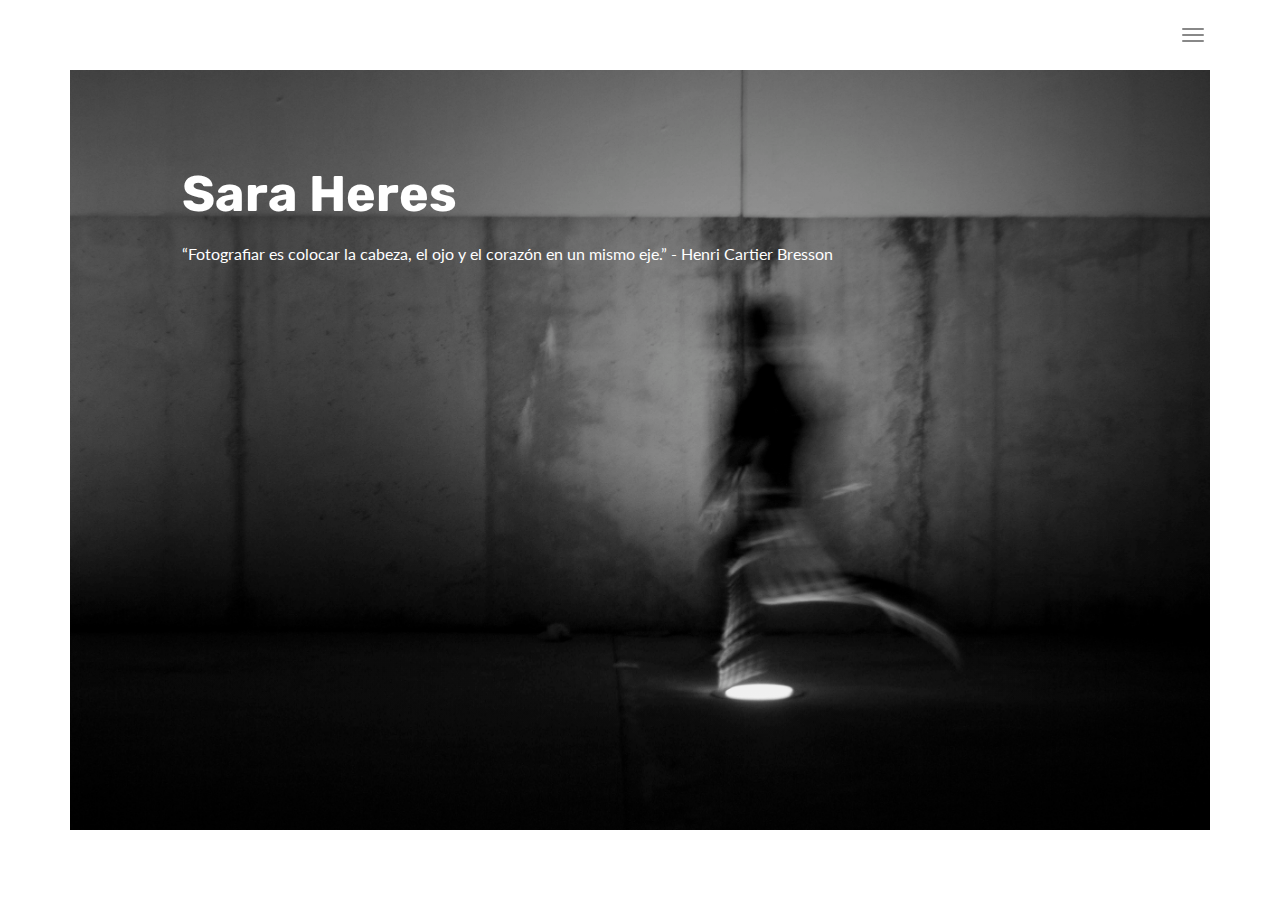
<file: codigo/index.html>
<!DOCTYPE html>
<html lang="en">

<head>
  <meta charset="UTF-8">
  <meta content="IE=edge" http-equiv="X-UA-Compatible">
  <meta content="width=device-width,initial-scale=1" name="viewport">
  <meta content="description" name="description">
  <meta name="google" content="notranslate" />
  <meta content="Mashup templates have been developped by Orson.io team" name="author">

  <meta name="msapplication-tap-highlight" content="no">
  
  <title>Sara Heres - Fotografía</title>  

<link href="./main.3da94fde.css" rel="stylesheet"></head>

<body>



<header>
  <nav class="navbar navbar-fixed-top navbar-default">
    <div class="container">
        <button type="button" class="navbar-toggle">
          <span class="sr-only">Toggle navigation</span>
          <span class="icon-bar"></span>
          <span class="icon-bar"></span>
          <span class="icon-bar"></span>
        </button>
        
      <nav class="navbar-fullscreen" id="navbar-middle">
        <button type="button" class="close" aria-label="Close"><span aria-hidden="true">&times;</span></button>
        <ul class="navbar-fullscreen-links">
          <li><a href="./index.html" title="">Home</a></li>
          <li><a href="./archivo.html" title="">Project</a></li>
          <li><a href="./contacto.php" title="">Contact</a></li>
          <li><a href="./about.html" title="">About me</a></li>
          <li><a href="./login.php" title="">Login</a></li>
        </ul>

        <div class="footer-container">
           
          <p><smallp>Sara Heres - 2022</smallp>
          <p class="footer-share-icons">
              <a href="https://www.twitter.com" class="fa-icon" title="">
                  <i class="fa fa-twitter" aria-hidden="true"></i>
              </a>
              <a href="https://www.linkedin.com" class="fa-icon" title="">
                  <i class="fa fa-instagram" aria-hidden="true"></i>
              </a>
              <a href="https://www.behance.com" class="fa-icon" title="">
                  <i class="fa fa-behance" aria-hidden="true"></i>
              </a>
              <a href="https://www.vimeo.com" class="fa-icon" title="">
                  <i class="fa fa-vimeo" aria-hidden="true"></i>
              </a>
          </p>
                       
        </div>


      </nav> 
    
    </div>
  </nav>
</header>

  
<div class="hero-full-container background-image-container white-text-container" style="background-image:url('./imagenes/archivo/4.JPG')">
  <div class="overlay-gradient"></div>
  <div class="container">
    <div class="row">
      <div class="col-xs-12 col-md-7 col-md-offset-1">
        <div class="hero-full-wrapper">
          <div class="text-content">
            <h1>Sara Heres</h1>
            <p>“Fotografiar es colocar la cabeza, el ojo y el corazón en un mismo eje.” - Henri Cartier Bresson</p>
          </div>
        </div>
      </div>
    </div>
  </div>
</div>

<script>
  document.addEventListener("DOMContentLoaded", function (event) {
    navbarFixedTopAnimation();
    closeMenuBeforeGoingToPage();
  });
</script>




<script>
    document.addEventListener("DOMContentLoaded", function (event) {
      navbarToggleSidebar();
      closeMenuBeforeGoingToPage();
      navActivePage();
    });
</script>
 <script type="text/javascript" src="./main.4c6e144e.js"></script></body>

</html>
</file>
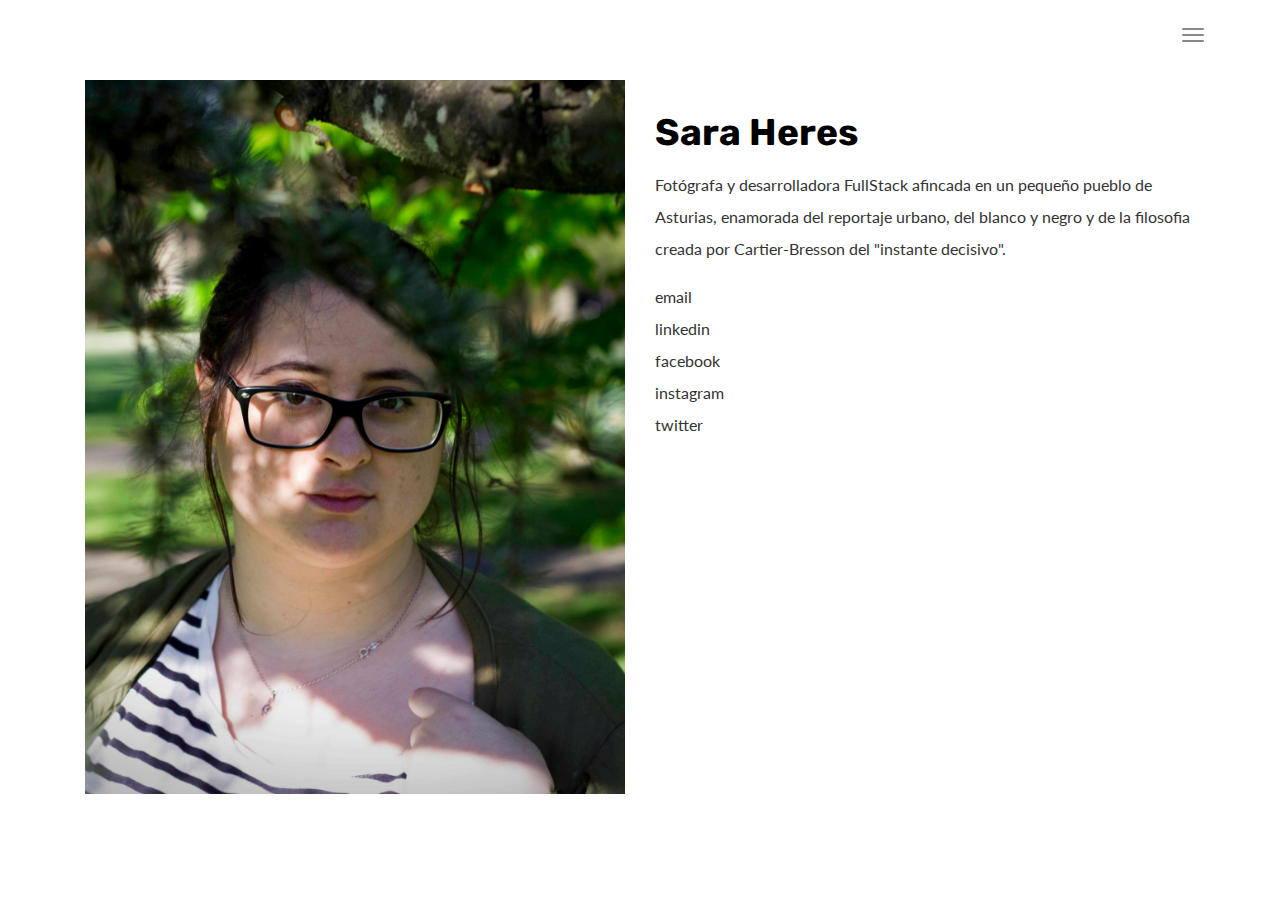
<file: codigo/about.html>
<!DOCTYPE html>
<html lang="en">

<head>
  <meta charset="UTF-8">
  <meta content="IE=edge" http-equiv="X-UA-Compatible">
  <meta content="width=device-width,initial-scale=1" name="viewport">
  <meta content="description" name="description">
  <meta name="google" content="notranslate" />
  <meta content="Mashup templates have been developped by Orson.io team" name="author">

  <meta name="msapplication-tap-highlight" content="no">
  
  <title>Sara Heres-Fotografía</title>  

<link href="./main.3da94fde.css" rel="stylesheet"></head>

<body>

<header>
  <nav class="navbar navbar-fixed-top navbar-default">
    <div class="container">
        <button type="button" class="navbar-toggle">
          <span class="sr-only">Toggle navigation</span>
          <span class="icon-bar"></span>
          <span class="icon-bar"></span>
          <span class="icon-bar"></span>
        </button>
        
      <nav class="navbar-fullscreen" id="navbar-middle">
        <button type="button" class="close" aria-label="Close"><span aria-hidden="true">&times;</span></button>
        <ul class="navbar-fullscreen-links">
            <li><a href="./index.html" title="">Home</a></li>
            <li><a href="./archivo.html" title="">Proyectos</a></li>
            <li><a href="./contacto.php" title="">Contact</a></li>
            <li><a href="./about.html" title="">About me</a></li>
            <li><a href="./login.php" title="">Login</a></li>
        </ul>

        <div class="footer-container">
           
            <p><smallp>Sara Heres - 2022</smallp>
          <p class="footer-share-icons">
              <a href="https://www.twitter.com" class="fa-icon" title="">
                  <i class="fa fa-twitter" aria-hidden="true"></i>
              </a>
              <a href="https://www.linkedin.com" class="fa-icon" title="">
                  <i class="fa fa-instagram" aria-hidden="true"></i>
              </a>
              <a href="https://www.vimeo.com" class="fa-icon" title="">
                  <i class="fa fa-vimeo" aria-hidden="true"></i>
              </a>
          </p>            
        </div>
      </nav> 
    </div>
  </nav>
</header>
<div class="section-container content-container">
    <div class="container">
        <div class="row">
            <div class="col-xs-12">
                <div class="col-md-6">
                    <img src="./imagenes/archivo/yo.jpg" class="img-responsive" alt=""> 
                </div>
                <div class="col-md-6">
                    <h1 class="h2">Sara Heres</h1>
                    <p>Fotógrafa y desarrolladora FullStack afincada en un pequeño pueblo de Asturias, enamorada del reportaje urbano, del blanco y negro y
                        de la filosofia creada por Cartier-Bresson del "instante decisivo".

                    </p>

                    <ul class="list-unstyled">
                        <li>
                            <a href="mailto:myemail@myemail.com" title="" class="link-like-text">email</a>
                        </li>
                        <li>
                            <a href="https://www.linkedin.com/" title="" class="link-like-text">linkedin</a>
                        </li>
                        <li>
                            <a href="https://www.facebook.com/" title="" class="link-like-text">facebook</a>
                        </li>
                        <li>
                            <a href="https://www.instagram.com/" title="" class="link-like-text">instagram</a>
                        </li>
                        <li>
                            <a href="https://twitter.com/" title="" class="link-like-text">twitter</a>
                        </li>
                    </ul>
                </div>
            </div>
        </div>
    </div>
</div>




<script>
    document.addEventListener("DOMContentLoaded", function (event) {
      navbarToggleSidebar();
      closeMenuBeforeGoingToPage();
      navActivePage();
    });
</script>
 <script type="text/javascript" src="./main.4c6e144e.js"></script></body>

</html>
</file>
<file: codigo/main.3da94fde.css>
@import url(https://fonts.googleapis.com/css?family=Lato:300,700|Rubik:400,700);
@import url(https://maxcdn.bootstrapcdn.com/font-awesome/4.7.0/css/font-awesome.min.css); /*!
 * Bootstrap v3.3.7 (http://getbootstrap.com)
 * Copyright 2011-2016 Twitter, Inc.
 * Licensed under MIT (https://github.com/twbs/bootstrap/blob/master/LICENSE)
 */
/*! normalize.css v3.0.3 | MIT License | github.com/necolas/normalize.css */
html {
  font-family: sans-serif;
  -ms-text-size-adjust: 100%;
  -webkit-text-size-adjust: 100%;
}
body {
  margin: 0;
}
article,
aside,
details,
figcaption,
figure,
footer,
header,
hgroup,
main,
menu,
nav,
section,
summary {
  display: block;
}
audio,
canvas,
progress,
video {
  display: inline-block;
  vertical-align: baseline;
}
audio:not([controls]) {
  display: none;
  height: 0;
}
[hidden],
template {
  display: none;
}
a {
  background-color: transparent;
}
a:active,
a:hover {
  outline: 0;
}
abbr[title] {
  border-bottom: 1px dotted;
}
b,
strong {
  font-weight: 700;
}
dfn {
  font-style: italic;
}
h1 {
  font-size: 2em;
  margin: 0.67em 0;
}
mark {
  background: #ff0;
  color: #000;
}
small {
  font-size: 80%;
}
sub,
sup {
  font-size: 75%;
  line-height: 0;
  position: relative;
  vertical-align: baseline;
}
sup {
  top: -0.5em;
}
sub {
  bottom: -0.25em;
}
img {
  border: 0;
}
svg:not(:root) {
  overflow: hidden;
}
figure {
  margin: 1em 40px;
}
hr {
  box-sizing: content-box;
  height: 0;
}
pre {
  overflow: auto;
}
code,
kbd,
pre,
samp {
  font-family: monospace, monospace;
  font-size: 1em;
}
button,
input,
optgroup,
select,
textarea {
  color: inherit;
  font: inherit;
  margin: 0;
}
button {
  overflow: visible;
}
button,
select {
  text-transform: none;
}
button,
html input[type="button"],
input[type="reset"],
input[type="submit"] {
  
  cursor: pointer;
}
button[disabled],
html input[disabled] {
  cursor: default;
}
button::-moz-focus-inner,
input::-moz-focus-inner {
  border: 0;
  padding: 0;
}
input {
  line-height: normal;
}
input[type="checkbox"],
input[type="radio"] {
  box-sizing: border-box;
  padding: 0;
}
input[type="number"]::-webkit-inner-spin-button,
input[type="number"]::-webkit-outer-spin-button {
  height: auto;
}
input[type="search"] {
  
  box-sizing: content-box;
}


fieldset {
  border: 1px solid silver;
  margin: 0 2px;
  padding: 0.35em 0.625em 0.75em;
}
textarea {
  overflow: auto;
}
optgroup {
  font-weight: 700;
}
table {
  border-collapse: collapse;
  border-spacing: 0;
}
td,
th {
  padding: 0;
}


@media print {
  *,
  :after,
  :before {
    background: transparent !important;
    color: #000 !important;
    box-shadow: none !important;
    text-shadow: none !important;
  }
  a,
  a:visited {
    text-decoration: underline;
  }
  a[href]:after {
    content: " (" attr(href) ")";
  }
  abbr[title]:after {
    content: " (" attr(title) ")";
  }
  a[href^="#"]:after,
  a[href^="javascript:"]:after {
    content: "";
  }
  blockquote,
  pre {
    border: 1px solid #999;
    page-break-inside: avoid;
  }
  thead {
    display: table-header-group;
  }
  img,
  tr {
    page-break-inside: avoid;
  }
  img {
    max-width: 100% !important;
  }
  h2,
  h3,
  p {
    orphans: 3;
    widows: 3;
  }
  h2,
  h3 {
    page-break-after: avoid;
  }
  .navbar {
    display: none;
  }
  .btn > .caret,
  .dropup > .btn > .caret {
    border-top-color: #000 !important;
  }
  .label {
    border: 1px solid #000;
  }
  .table {
    border-collapse: collapse !important;
  }
  .table td,
  .table th {
    background-color: #fff !important;
  }
  .table-bordered td,
  .table-bordered th {
    border: 1px solid #ddd !important;
  }
}
*,
:after,
:before {
  -webkit-box-sizing: border-box;
  -moz-box-sizing: border-box;
  box-sizing: border-box;
}
html {
  font-size: 10px;
  -webkit-tap-highlight-color: transparent;
}
body {
  font-family: Lato, Helvetica, Arial, sans-serif;
  font-size: 16px;
  line-height: 2;
  color: #333;
  background-color: #fff;
}
button,
input,
select,
textarea {
  font-family: inherit;
  font-size: inherit;
  line-height: inherit;
}
a {
  color: #333;
  text-decoration: none;
}
a:focus,
a:hover {
  color: #0d0d0d;
  text-decoration: underline;
}
a:focus {
  outline: 5px auto -webkit-focus-ring-color;
  outline-offset: -2px;
}
figure {
  margin: 0;
}
img {
  vertical-align: middle;
}
.img-responsive {
  display: block;
  max-width: 100%;
  height: auto;
}
.img-rounded {
  border-radius: 0;
}
.img-thumbnail {
  padding: 4px;
  line-height: 2;
  background-color: #fff;
  border: 1px solid #ddd;
  border-radius: 0;
  -webkit-transition: all 0.2s ease-in-out;
  -o-transition: all 0.2s ease-in-out;
  transition: all 0.2s ease-in-out;
  display: inline-block;
  max-width: 100%;
  height: auto;
}
.img-circle {
  border-radius: 50%;
}
hr {
  margin-top: 32px;
  margin-bottom: 32px;
  border: 0;
  border-top: 1px solid #eee;
}
.sr-only {
  position: absolute;
  width: 1px;
  height: 1px;
  margin: -1px;
  padding: 0;
  overflow: hidden;
  clip: rect(0, 0, 0, 0);
  border: 0;
}
.sr-only-focusable:active,
.sr-only-focusable:focus {
  position: static;
  width: auto;
  height: auto;
  margin: 0;
  overflow: visible;
  clip: auto;
}
[role="button"] {
  cursor: pointer;
}
.h1,
.h2,
.h3,
.h4,
.h5,
.h6,
h1,
h2,
h3,
h4,
h5,
h6 {
  font-family: Rubik, Helvetica, Arial, sans-serif;
  font-weight: 700;
  line-height: 1.1;
  color: #000;
}
.h1 .small,
.h1 small,
.h2 .small,
.h2 small,
.h3 .small,
.h3 small,
.h4 .small,
.h4 small,
.h5 .small,
.h5 small,
.h6 .small,
.h6 small,
h1 .small,
h1 small,
h2 .small,
h2 small,
h3 .small,
h3 small,
h4 .small,
h4 small,
h5 .small,
h5 small,
h6 .small,
h6 small {
  font-weight: 400;
  line-height: 1;
  color: #777;
}
.h1,
.h2,
.h3,
h1,
h2,
h3 {
  margin-top: 32px;
  margin-bottom: 16px;
}
.h1 .small,
.h1 small,
.h2 .small,
.h2 small,
.h3 .small,
.h3 small,
h1 .small,
h1 small,
h2 .small,
h2 small,
h3 .small,
h3 small {
  font-size: 65%;
}
.h4,
.h5,
.h6,
h4,
h5,
h6 {
  margin-top: 16px;
  margin-bottom: 16px;
}
.h4 .small,
.h4 small,
.h5 .small,
.h5 small,
.h6 .small,
.h6 small,
h4 .small,
h4 small,
h5 .small,
h5 small,
h6 .small,
h6 small {
  font-size: 75%;
}
.h1,
h1 {
  font-size: 50px;
}
.h2,
h2 {
  font-size: 37px;
}
.h3,
h3 {
  font-size: 29px;
}
.h4,
h4 {
  font-size: 22px;
}
.h5,
h5 {
  font-size: 16px;
}
.h6,
h6 {
  font-size: 14px;
}
p {
  margin: 0 0 16px;
}
.lead {
  margin-bottom: 32px;
  font-size: 18px;
  font-weight: 300;
  line-height: 1.4;
}
@media (min-width: 768px) {
  .lead {
    font-size: 24px;
  }
}
.small,
small {
  font-size: 87%;
}
.mark,
mark {
  background-color: #fcf8e3;
  padding: 0.2em;
}
.text-left {
  text-align: left;
}
.text-right {
  text-align: right;
}
.text-center {
  text-align: center;
}
.text-justify {
  text-align: justify;
}
.text-nowrap {
  white-space: nowrap;
}
.text-lowercase {
  text-transform: lowercase;
}
.initialism,
.text-uppercase {
  text-transform: uppercase;
}
.text-capitalize {
  text-transform: capitalize;
}
.text-muted {
  color: #777;
}
.text-primary {
  color: #333;
}
a.text-primary:focus,
a.text-primary:hover {
  color: #1a1a1a;
}
.text-success {
  color: #fff;
}
a.text-success:focus,
a.text-success:hover {
  color: #e6e6e6;
}
.text-info {
  color: #31708f;
}
a.text-info:focus,
a.text-info:hover {
  color: #245269;
}
.text-warning {
  color: #8a6d3b;
}
a.text-warning:focus,
a.text-warning:hover {
  color: #66512c;
}
.text-danger {
  color: #fff;
}
a.text-danger:focus,
a.text-danger:hover {
  color: #e6e6e6;
}
.bg-primary {
  color: #fff;
  background-color: #333;
}
a.bg-primary:focus,
a.bg-primary:hover {
  background-color: #1a1a1a;
}
.bg-success {
  background-color: #684ad7;
}
a.bg-success:focus,
a.bg-success:hover {
  background-color: #4b2bc3;
}
.bg-info {
  background-color: #d9edf7;
}
a.bg-info:focus,
a.bg-info:hover {
  background-color: #afd9ee;
}
.bg-warning {
  background-color: #fcf8e3;
}
a.bg-warning:focus,
a.bg-warning:hover {
  background-color: #f7ecb5;
}
.bg-danger {
  background-color: #d9534f;
}
a.bg-danger:focus,
a.bg-danger:hover {
  background-color: #c9302c;
}
.page-header {
  padding-bottom: 15px;
  margin: 64px 0 32px;
  border-bottom: 1px solid #eee;
}
ol,
ul {
  margin-top: 0;
  margin-bottom: 16px;
}
ol ol,
ol ul,
ul ol,
ul ul {
  margin-bottom: 0;
}
.list-inline,
.list-unstyled {
  padding-left: 0;
  list-style: none;
}
.list-inline {
  margin-left: -5px;
}
.list-inline > li {
  display: inline-block;
  padding-left: 5px;
  padding-right: 5px;
}
dl {
  margin-top: 0;
  margin-bottom: 32px;
}
dd,
dt {
  line-height: 2;
}
dt {
  font-weight: 700;
}
dd {
  margin-left: 0;
}
.dl-horizontal dd:after,
.dl-horizontal dd:before {
  content: " ";
  display: table;
}
.dl-horizontal dd:after {
  clear: both;
}
@media (min-width: 768px) {
  .dl-horizontal dt {
    float: left;
    width: 160px;
    clear: left;
    text-align: right;
    overflow: hidden;
    text-overflow: ellipsis;
    white-space: nowrap;
  }
  .dl-horizontal dd {
    margin-left: 180px;
  }
}
abbr[data-original-title],
abbr[title] {
  cursor: help;
  border-bottom: 1px dotted #777;
}
.initialism {
  font-size: 90%;
}
blockquote {
  padding: 16px 32px;
  margin: 0 0 32px;
  font-size: 20px;
  border-left: 5px solid #eee;
}
blockquote ol:last-child,
blockquote p:last-child,
blockquote ul:last-child {
  margin-bottom: 0;
}
blockquote .small,
blockquote footer,
blockquote small {
  display: block;
  font-size: 80%;
  line-height: 2;
  color: #777;
}
blockquote .small:before,
blockquote footer:before,
blockquote small:before {
  content: "\2014   \A0";
}
.blockquote-reverse,
blockquote.pull-right {
  padding-right: 15px;
  padding-left: 0;
  border-right: 5px solid #eee;
  border-left: 0;
  text-align: right;
}
.blockquote-reverse .small:before,
.blockquote-reverse footer:before,
.blockquote-reverse small:before,
blockquote.pull-right .small:before,
blockquote.pull-right footer:before,
blockquote.pull-right small:before {
  content: "";
}
.blockquote-reverse .small:after,
.blockquote-reverse footer:after,
.blockquote-reverse small:after,
blockquote.pull-right .small:after,
blockquote.pull-right footer:after,
blockquote.pull-right small:after {
  content: "\A0   \2014";
}
address {
  margin-bottom: 32px;
  font-style: normal;
  line-height: 2;
}
code,
kbd,
pre,
samp {
  font-family: Menlo, Monaco, Consolas, Courier New, monospace;
}
code {
  color: #c7254e;
  background-color: #f9f2f4;
}
code,
kbd {
  padding: 2px 4px;
  font-size: 90%;
  border-radius: 0;
}
kbd {
  color: #fff;
  background-color: #333;
  box-shadow: inset 0 -1px 0 rgba(0, 0, 0, 0.25);
}
kbd kbd {
  padding: 0;
  font-size: 100%;
  font-weight: 700;
  box-shadow: none;
}
pre {
  display: block;
  padding: 15.5px;
  margin: 0 0 16px;
  font-size: 15px;
  line-height: 2;
  word-break: break-all;
  word-wrap: break-word;
  color: #333;
  background-color: #f5f5f5;
  border: 1px solid #ccc;
  border-radius: 0;
}
pre code {
  padding: 0;
  font-size: inherit;
  color: inherit;
  white-space: pre-wrap;
  background-color: transparent;
  border-radius: 0;
}
.pre-scrollable {
  max-height: 340px;
  overflow-y: scroll;
}
.container {
  margin-right: auto;
  margin-left: auto;
  padding-left: 15px;
  padding-right: 15px;
}
.container:after,
.container:before {
  content: " ";
  display: table;
}
.container:after {
  clear: both;
}
@media (min-width: 768px) {
  .container {
    width: 750px;
  }
}
@media (min-width: 992px) {
  .container {
    width: 970px;
  }
}
@media (min-width: 1200px) {
  .container {
    width: 1170px;
  }
}
.container-fluid {
  margin-right: auto;
  margin-left: auto;
  padding-left: 15px;
  padding-right: 15px;
}
.container-fluid:after,
.container-fluid:before {
  content: " ";
  display: table;
}
.container-fluid:after {
  clear: both;
}
.row {
  margin-left: -15px;
  margin-right: -15px;
}
.row:after,
.row:before {
  content: " ";
  display: table;
}
.row:after {
  clear: both;
}
.col-lg-1,
.col-lg-2,
.col-lg-3,
.col-lg-4,
.col-lg-5,
.col-lg-6,
.col-lg-7,
.col-lg-8,
.col-lg-9,
.col-lg-10,
.col-lg-11,
.col-lg-12,
.col-md-1,
.col-md-2,
.col-md-3,
.col-md-4,
.col-md-5,
.col-md-6,
.col-md-7,
.col-md-8,
.col-md-9,
.col-md-10,
.col-md-11,
.col-md-12,
.col-sm-1,
.col-sm-2,
.col-sm-3,
.col-sm-4,
.col-sm-5,
.col-sm-6,
.col-sm-7,
.col-sm-8,
.col-sm-9,
.col-sm-10,
.col-sm-11,
.col-sm-12,
.col-xs-1,
.col-xs-2,
.col-xs-3,
.col-xs-4,
.col-xs-5,
.col-xs-6,
.col-xs-7,
.col-xs-8,
.col-xs-9,
.col-xs-10,
.col-xs-11,
.col-xs-12 {
  position: relative;
  min-height: 1px;
  padding-left: 15px;
  padding-right: 15px;
}
.col-xs-1,
.col-xs-2,
.col-xs-3,
.col-xs-4,
.col-xs-5,
.col-xs-6,
.col-xs-7,
.col-xs-8,
.col-xs-9,
.col-xs-10,
.col-xs-11,
.col-xs-12 {
  float: left;
}
.col-xs-1 {
  width: 8.33333%;
}
.col-xs-2 {
  width: 16.66667%;
}
.col-xs-3 {
  width: 25%;
}
.col-xs-4 {
  width: 33.33333%;
}
.col-xs-5 {
  width: 41.66667%;
}
.col-xs-6 {
  width: 50%;
}
.col-xs-7 {
  width: 58.33333%;
}
.col-xs-8 {
  width: 66.66667%;
}
.col-xs-9 {
  width: 75%;
}
.col-xs-10 {
  width: 83.33333%;
}
.col-xs-11 {
  width: 91.66667%;
}
.col-xs-12 {
  width: 100%;
}
.col-xs-pull-0 {
  right: auto;
}
.col-xs-pull-1 {
  right: 8.33333%;
}
.col-xs-pull-2 {
  right: 16.66667%;
}
.col-xs-pull-3 {
  right: 25%;
}
.col-xs-pull-4 {
  right: 33.33333%;
}
.col-xs-pull-5 {
  right: 41.66667%;
}
.col-xs-pull-6 {
  right: 50%;
}
.col-xs-pull-7 {
  right: 58.33333%;
}
.col-xs-pull-8 {
  right: 66.66667%;
}
.col-xs-pull-9 {
  right: 75%;
}
.col-xs-pull-10 {
  right: 83.33333%;
}
.col-xs-pull-11 {
  right: 91.66667%;
}
.col-xs-pull-12 {
  right: 100%;
}
.col-xs-push-0 {
  left: auto;
}
.col-xs-push-1 {
  left: 8.33333%;
}
.col-xs-push-2 {
  left: 16.66667%;
}
.col-xs-push-3 {
  left: 25%;
}
.col-xs-push-4 {
  left: 33.33333%;
}
.col-xs-push-5 {
  left: 41.66667%;
}
.col-xs-push-6 {
  left: 50%;
}
.col-xs-push-7 {
  left: 58.33333%;
}
.col-xs-push-8 {
  left: 66.66667%;
}
.col-xs-push-9 {
  left: 75%;
}
.col-xs-push-10 {
  left: 83.33333%;
}
.col-xs-push-11 {
  left: 91.66667%;
}
.col-xs-push-12 {
  left: 100%;
}
.col-xs-offset-0 {
  margin-left: 0;
}
.col-xs-offset-1 {
  margin-left: 8.33333%;
}
.col-xs-offset-2 {
  margin-left: 16.66667%;
}
.col-xs-offset-3 {
  margin-left: 25%;
}
.col-xs-offset-4 {
  margin-left: 33.33333%;
}
.col-xs-offset-5 {
  margin-left: 41.66667%;
}
.col-xs-offset-6 {
  margin-left: 50%;
}
.col-xs-offset-7 {
  margin-left: 58.33333%;
}
.col-xs-offset-8 {
  margin-left: 66.66667%;
}
.col-xs-offset-9 {
  margin-left: 75%;
}
.col-xs-offset-10 {
  margin-left: 83.33333%;
}
.col-xs-offset-11 {
  margin-left: 91.66667%;
}
.col-xs-offset-12 {
  margin-left: 100%;
}
@media (min-width: 768px) {
  .col-sm-1,
  .col-sm-2,
  .col-sm-3,
  .col-sm-4,
  .col-sm-5,
  .col-sm-6,
  .col-sm-7,
  .col-sm-8,
  .col-sm-9,
  .col-sm-10,
  .col-sm-11,
  .col-sm-12 {
    float: left;
  }
  .col-sm-1 {
    width: 8.33333%;
  }
  .col-sm-2 {
    width: 16.66667%;
  }
  .col-sm-3 {
    width: 25%;
  }
  .col-sm-4 {
    width: 33.33333%;
  }
  .col-sm-5 {
    width: 41.66667%;
  }
  .col-sm-6 {
    width: 50%;
  }
  .col-sm-7 {
    width: 58.33333%;
  }
  .col-sm-8 {
    width: 66.66667%;
  }
  .col-sm-9 {
    width: 75%;
  }
  .col-sm-10 {
    width: 83.33333%;
  }
  .col-sm-11 {
    width: 91.66667%;
  }
  .col-sm-12 {
    width: 100%;
  }
  .col-sm-pull-0 {
    right: auto;
  }
  .col-sm-pull-1 {
    right: 8.33333%;
  }
  .col-sm-pull-2 {
    right: 16.66667%;
  }
  .col-sm-pull-3 {
    right: 25%;
  }
  .col-sm-pull-4 {
    right: 33.33333%;
  }
  .col-sm-pull-5 {
    right: 41.66667%;
  }
  .col-sm-pull-6 {
    right: 50%;
  }
  .col-sm-pull-7 {
    right: 58.33333%;
  }
  .col-sm-pull-8 {
    right: 66.66667%;
  }
  .col-sm-pull-9 {
    right: 75%;
  }
  .col-sm-pull-10 {
    right: 83.33333%;
  }
  .col-sm-pull-11 {
    right: 91.66667%;
  }
  .col-sm-pull-12 {
    right: 100%;
  }
  .col-sm-push-0 {
    left: auto;
  }
  .col-sm-push-1 {
    left: 8.33333%;
  }
  .col-sm-push-2 {
    left: 16.66667%;
  }
  .col-sm-push-3 {
    left: 25%;
  }
  .col-sm-push-4 {
    left: 33.33333%;
  }
  .col-sm-push-5 {
    left: 41.66667%;
  }
  .col-sm-push-6 {
    left: 50%;
  }
  .col-sm-push-7 {
    left: 58.33333%;
  }
  .col-sm-push-8 {
    left: 66.66667%;
  }
  .col-sm-push-9 {
    left: 75%;
  }
  .col-sm-push-10 {
    left: 83.33333%;
  }
  .col-sm-push-11 {
    left: 91.66667%;
  }
  .col-sm-push-12 {
    left: 100%;
  }
  .col-sm-offset-0 {
    margin-left: 0;
  }
  .col-sm-offset-1 {
    margin-left: 8.33333%;
  }
  .col-sm-offset-2 {
    margin-left: 16.66667%;
  }
  .col-sm-offset-3 {
    margin-left: 25%;
  }
  .col-sm-offset-4 {
    margin-left: 33.33333%;
  }
  .col-sm-offset-5 {
    margin-left: 41.66667%;
  }
  .col-sm-offset-6 {
    margin-left: 50%;
  }
  .col-sm-offset-7 {
    margin-left: 58.33333%;
  }
  .col-sm-offset-8 {
    margin-left: 66.66667%;
  }
  .col-sm-offset-9 {
    margin-left: 75%;
  }
  .col-sm-offset-10 {
    margin-left: 83.33333%;
  }
  .col-sm-offset-11 {
    margin-left: 91.66667%;
  }
  .col-sm-offset-12 {
    margin-left: 100%;
  }
}
@media (min-width: 992px) {
  .col-md-1,
  .col-md-2,
  .col-md-3,
  .col-md-4,
  .col-md-5,
  .col-md-6,
  .col-md-7,
  .col-md-8,
  .col-md-9,
  .col-md-10,
  .col-md-11,
  .col-md-12 {
    float: left;
  }
  .col-md-1 {
    width: 8.33333%;
  }
  .col-md-2 {
    width: 16.66667%;
  }
  .col-md-3 {
    width: 25%;
  }
  .col-md-4 {
    width: 33.33333%;
  }
  .col-md-5 {
    width: 41.66667%;
  }
  .col-md-6 {
    width: 50%;
  }
  .col-md-7 {
    width: 58.33333%;
  }
  .col-md-8 {
    width: 66.66667%;
  }
  .col-md-9 {
    width: 75%;
  }
  .col-md-10 {
    width: 83.33333%;
  }
  .col-md-11 {
    width: 91.66667%;
  }
  .col-md-12 {
    width: 100%;
  }
  .col-md-pull-0 {
    right: auto;
  }
  .col-md-pull-1 {
    right: 8.33333%;
  }
  .col-md-pull-2 {
    right: 16.66667%;
  }
  .col-md-pull-3 {
    right: 25%;
  }
  .col-md-pull-4 {
    right: 33.33333%;
  }
  .col-md-pull-5 {
    right: 41.66667%;
  }
  .col-md-pull-6 {
    right: 50%;
  }
  .col-md-pull-7 {
    right: 58.33333%;
  }
  .col-md-pull-8 {
    right: 66.66667%;
  }
  .col-md-pull-9 {
    right: 75%;
  }
  .col-md-pull-10 {
    right: 83.33333%;
  }
  .col-md-pull-11 {
    right: 91.66667%;
  }
  .col-md-pull-12 {
    right: 100%;
  }
  .col-md-push-0 {
    left: auto;
  }
  .col-md-push-1 {
    left: 8.33333%;
  }
  .col-md-push-2 {
    left: 16.66667%;
  }
  .col-md-push-3 {
    left: 25%;
  }
  .col-md-push-4 {
    left: 33.33333%;
  }
  .col-md-push-5 {
    left: 41.66667%;
  }
  .col-md-push-6 {
    left: 50%;
  }
  .col-md-push-7 {
    left: 58.33333%;
  }
  .col-md-push-8 {
    left: 66.66667%;
  }
  .col-md-push-9 {
    left: 75%;
  }
  .col-md-push-10 {
    left: 83.33333%;
  }
  .col-md-push-11 {
    left: 91.66667%;
  }
  .col-md-push-12 {
    left: 100%;
  }
  .col-md-offset-0 {
    margin-left: 0;
  }
  .col-md-offset-1 {
    margin-left: 8.33333%;
  }
  .col-md-offset-2 {
    margin-left: 16.66667%;
  }
  .col-md-offset-3 {
    margin-left: 25%;
  }
  .col-md-offset-4 {
    margin-left: 33.33333%;
  }
  .col-md-offset-5 {
    margin-left: 41.66667%;
  }
  .col-md-offset-6 {
    margin-left: 50%;
  }
  .col-md-offset-7 {
    margin-left: 58.33333%;
  }
  .col-md-offset-8 {
    margin-left: 66.66667%;
  }
  .col-md-offset-9 {
    margin-left: 75%;
  }
  .col-md-offset-10 {
    margin-left: 83.33333%;
  }
  .col-md-offset-11 {
    margin-left: 91.66667%;
  }
  .col-md-offset-12 {
    margin-left: 100%;
  }
}
@media (min-width: 1200px) {
  .col-lg-1,
  .col-lg-2,
  .col-lg-3,
  .col-lg-4,
  .col-lg-5,
  .col-lg-6,
  .col-lg-7,
  .col-lg-8,
  .col-lg-9,
  .col-lg-10,
  .col-lg-11,
  .col-lg-12 {
    float: left;
  }
  .col-lg-1 {
    width: 8.33333%;
  }
  .col-lg-2 {
    width: 16.66667%;
  }
  .col-lg-3 {
    width: 25%;
  }
  .col-lg-4 {
    width: 33.33333%;
  }
  .col-lg-5 {
    width: 41.66667%;
  }
  .col-lg-6 {
    width: 50%;
  }
  .col-lg-7 {
    width: 58.33333%;
  }
  .col-lg-8 {
    width: 66.66667%;
  }
  .col-lg-9 {
    width: 75%;
  }
  .col-lg-10 {
    width: 83.33333%;
  }
  .col-lg-11 {
    width: 91.66667%;
  }
  .col-lg-12 {
    width: 100%;
  }
  .col-lg-pull-0 {
    right: auto;
  }
  .col-lg-pull-1 {
    right: 8.33333%;
  }
  .col-lg-pull-2 {
    right: 16.66667%;
  }
  .col-lg-pull-3 {
    right: 25%;
  }
  .col-lg-pull-4 {
    right: 33.33333%;
  }
  .col-lg-pull-5 {
    right: 41.66667%;
  }
  .col-lg-pull-6 {
    right: 50%;
  }
  .col-lg-pull-7 {
    right: 58.33333%;
  }
  .col-lg-pull-8 {
    right: 66.66667%;
  }
  .col-lg-pull-9 {
    right: 75%;
  }
  .col-lg-pull-10 {
    right: 83.33333%;
  }
  .col-lg-pull-11 {
    right: 91.66667%;
  }
  .col-lg-pull-12 {
    right: 100%;
  }
  .col-lg-push-0 {
    left: auto;
  }
  .col-lg-push-1 {
    left: 8.33333%;
  }
  .col-lg-push-2 {
    left: 16.66667%;
  }
  .col-lg-push-3 {
    left: 25%;
  }
  .col-lg-push-4 {
    left: 33.33333%;
  }
  .col-lg-push-5 {
    left: 41.66667%;
  }
  .col-lg-push-6 {
    left: 50%;
  }
  .col-lg-push-7 {
    left: 58.33333%;
  }
  .col-lg-push-8 {
    left: 66.66667%;
  }
  .col-lg-push-9 {
    left: 75%;
  }
  .col-lg-push-10 {
    left: 83.33333%;
  }
  .col-lg-push-11 {
    left: 91.66667%;
  }
  .col-lg-push-12 {
    left: 100%;
  }
  .col-lg-offset-0 {
    margin-left: 0;
  }
  .col-lg-offset-1 {
    margin-left: 8.33333%;
  }
  .col-lg-offset-2 {
    margin-left: 16.66667%;
  }
  .col-lg-offset-3 {
    margin-left: 25%;
  }
  .col-lg-offset-4 {
    margin-left: 33.33333%;
  }
  .col-lg-offset-5 {
    margin-left: 41.66667%;
  }
  .col-lg-offset-6 {
    margin-left: 50%;
  }
  .col-lg-offset-7 {
    margin-left: 58.33333%;
  }
  .col-lg-offset-8 {
    margin-left: 66.66667%;
  }
  .col-lg-offset-9 {
    margin-left: 75%;
  }
  .col-lg-offset-10 {
    margin-left: 83.33333%;
  }
  .col-lg-offset-11 {
    margin-left: 91.66667%;
  }
  .col-lg-offset-12 {
    margin-left: 100%;
  }
}
table {
  background-color: transparent;
}
caption {
  padding-top: 8px;
  padding-bottom: 8px;
  color: #777;
}
caption,
th {
  text-align: left;
}
.table {
  width: 100%;
  max-width: 100%;
  margin-bottom: 32px;
}
.table > tbody > tr > td,
.table > tbody > tr > th,
.table > tfoot > tr > td,
.table > tfoot > tr > th,
.table > thead > tr > td,
.table > thead > tr > th {
  padding: 8px;
  line-height: 2;
  vertical-align: top;
  border-top: 1px solid #ddd;
}
.table > thead > tr > th {
  vertical-align: bottom;
  border-bottom: 2px solid #ddd;
}
.table > caption + thead > tr:first-child > td,
.table > caption + thead > tr:first-child > th,
.table > colgroup + thead > tr:first-child > td,
.table > colgroup + thead > tr:first-child > th,
.table > thead:first-child > tr:first-child > td,
.table > thead:first-child > tr:first-child > th {
  border-top: 0;
}
.table > tbody + tbody {
  border-top: 2px solid #ddd;
}
.table .table {
  background-color: #fff;
}
.table-condensed > tbody > tr > td,
.table-condensed > tbody > tr > th,
.table-condensed > tfoot > tr > td,
.table-condensed > tfoot > tr > th,
.table-condensed > thead > tr > td,
.table-condensed > thead > tr > th {
  padding: 5px;
}
.table-bordered,
.table-bordered > tbody > tr > td,
.table-bordered > tbody > tr > th,
.table-bordered > tfoot > tr > td,
.table-bordered > tfoot > tr > th,
.table-bordered > thead > tr > td,
.table-bordered > thead > tr > th {
  border: 1px solid #ddd;
}
.table-bordered > thead > tr > td,
.table-bordered > thead > tr > th {
  border-bottom-width: 2px;
}
.table-striped > tbody > tr:nth-of-type(odd) {
  background-color: #f9f9f9;
}
.table-hover > tbody > tr:hover {
  background-color: #f5f5f5;
}
table col[class*="col-"] {
  position: static;
  float: none;
  display: table-column;
}
table td[class*="col-"],
table th[class*="col-"] {
  position: static;
  float: none;
  display: table-cell;
}
.table > tbody > tr.active > td,
.table > tbody > tr.active > th,
.table > tbody > tr > td.active,
.table > tbody > tr > th.active,
.table > tfoot > tr.active > td,
.table > tfoot > tr.active > th,
.table > tfoot > tr > td.active,
.table > tfoot > tr > th.active,
.table > thead > tr.active > td,
.table > thead > tr.active > th,
.table > thead > tr > td.active,
.table > thead > tr > th.active {
  background-color: #f5f5f5;
}
.table-hover > tbody > tr.active:hover > td,
.table-hover > tbody > tr.active:hover > th,
.table-hover > tbody > tr:hover > .active,
.table-hover > tbody > tr > td.active:hover,
.table-hover > tbody > tr > th.active:hover {
  background-color: #e8e8e8;
}
.table > tbody > tr.success > td,
.table > tbody > tr.success > th,
.table > tbody > tr > td.success,
.table > tbody > tr > th.success,
.table > tfoot > tr.success > td,
.table > tfoot > tr.success > th,
.table > tfoot > tr > td.success,
.table > tfoot > tr > th.success,
.table > thead > tr.success > td,
.table > thead > tr.success > th,
.table > thead > tr > td.success,
.table > thead > tr > th.success {
  background-color: #684ad7;
}
.table-hover > tbody > tr.success:hover > td,
.table-hover > tbody > tr.success:hover > th,
.table-hover > tbody > tr:hover > .success,
.table-hover > tbody > tr > td.success:hover,
.table-hover > tbody > tr > th.success:hover {
  background-color: #5735d2;
}
.table > tbody > tr.info > td,
.table > tbody > tr.info > th,
.table > tbody > tr > td.info,
.table > tbody > tr > th.info,
.table > tfoot > tr.info > td,
.table > tfoot > tr.info > th,
.table > tfoot > tr > td.info,
.table > tfoot > tr > th.info,
.table > thead > tr.info > td,
.table > thead > tr.info > th,
.table > thead > tr > td.info,
.table > thead > tr > th.info {
  background-color: #d9edf7;
}
.table-hover > tbody > tr.info:hover > td,
.table-hover > tbody > tr.info:hover > th,
.table-hover > tbody > tr:hover > .info,
.table-hover > tbody > tr > td.info:hover,
.table-hover > tbody > tr > th.info:hover {
  background-color: #c4e3f3;
}
.table > tbody > tr.warning > td,
.table > tbody > tr.warning > th,
.table > tbody > tr > td.warning,
.table > tbody > tr > th.warning,
.table > tfoot > tr.warning > td,
.table > tfoot > tr.warning > th,
.table > tfoot > tr > td.warning,
.table > tfoot > tr > th.warning,
.table > thead > tr.warning > td,
.table > thead > tr.warning > th,
.table > thead > tr > td.warning,
.table > thead > tr > th.warning {
  background-color: #fcf8e3;
}
.table-hover > tbody > tr.warning:hover > td,
.table-hover > tbody > tr.warning:hover > th,
.table-hover > tbody > tr:hover > .warning,
.table-hover > tbody > tr > td.warning:hover,
.table-hover > tbody > tr > th.warning:hover {
  background-color: #faf2cc;
}
.table > tbody > tr.danger > td,
.table > tbody > tr.danger > th,
.table > tbody > tr > td.danger,
.table > tbody > tr > th.danger,
.table > tfoot > tr.danger > td,
.table > tfoot > tr.danger > th,
.table > tfoot > tr > td.danger,
.table > tfoot > tr > th.danger,
.table > thead > tr.danger > td,
.table > thead > tr.danger > th,
.table > thead > tr > td.danger,
.table > thead > tr > th.danger {
  background-color: #d9534f;
}
.table-hover > tbody > tr.danger:hover > td,
.table-hover > tbody > tr.danger:hover > th,
.table-hover > tbody > tr:hover > .danger,
.table-hover > tbody > tr > td.danger:hover,
.table-hover > tbody > tr > th.danger:hover {
  background-color: #d43f3a;
}
.table-responsive {
  overflow-x: auto;
  min-height: 0.01%;
}
@media screen and (max-width: 767px) {
  .table-responsive {
    width: 100%;
    margin-bottom: 24px;
    overflow-y: hidden;
    -ms-overflow-style: -ms-autohiding-scrollbar;
    border: 1px solid #ddd;
  }
  .table-responsive > .table {
    margin-bottom: 0;
  }
  .table-responsive > .table > tbody > tr > td,
  .table-responsive > .table > tbody > tr > th,
  .table-responsive > .table > tfoot > tr > td,
  .table-responsive > .table > tfoot > tr > th,
  .table-responsive > .table > thead > tr > td,
  .table-responsive > .table > thead > tr > th {
    white-space: nowrap;
  }
  .table-responsive > .table-bordered {
    border: 0;
  }
  .table-responsive > .table-bordered > tbody > tr > td:first-child,
  .table-responsive > .table-bordered > tbody > tr > th:first-child,
  .table-responsive > .table-bordered > tfoot > tr > td:first-child,
  .table-responsive > .table-bordered > tfoot > tr > th:first-child,
  .table-responsive > .table-bordered > thead > tr > td:first-child,
  .table-responsive > .table-bordered > thead > tr > th:first-child {
    border-left: 0;
  }
  .table-responsive > .table-bordered > tbody > tr > td:last-child,
  .table-responsive > .table-bordered > tbody > tr > th:last-child,
  .table-responsive > .table-bordered > tfoot > tr > td:last-child,
  .table-responsive > .table-bordered > tfoot > tr > th:last-child,
  .table-responsive > .table-bordered > thead > tr > td:last-child,
  .table-responsive > .table-bordered > thead > tr > th:last-child {
    border-right: 0;
  }
  .table-responsive > .table-bordered > tbody > tr:last-child > td,
  .table-responsive > .table-bordered > tbody > tr:last-child > th,
  .table-responsive > .table-bordered > tfoot > tr:last-child > td,
  .table-responsive > .table-bordered > tfoot > tr:last-child > th {
    border-bottom: 0;
  }
}
fieldset {
  margin: 0;
  min-width: 0;
}
fieldset,
legend {
  padding: 0;
  border: 0;
}
legend {
  display: block;
  width: 100%;
  margin-bottom: 32px;
  font-size: 24px;
  line-height: inherit;
  color: #333;
  border-bottom: 1px solid #e5e5e5;
}
label {
  display: inline-block;
  max-width: 100%;
  margin-bottom: 5px;
  font-weight: 700;
}
input[type="search"] {
  -webkit-box-sizing: border-box;
  -moz-box-sizing: border-box;
  box-sizing: border-box;
}
input[type="checkbox"],
input[type="radio"] {
  margin: 4px 0 0;
  margin-top: 1px\9;
  line-height: normal;
}
input[type="file"] {
  display: block;
}
input[type="range"] {
  display: block;
  width: 100%;
}
select[multiple],
select[size] {
  height: auto;
}
input[type="checkbox"]:focus,
input[type="file"]:focus,
input[type="radio"]:focus {
  outline: 5px auto -webkit-focus-ring-color;
  outline-offset: -2px;
}
output {
  padding-top: 7px;
}
.form-control,
output {
  display: block;
  font-size: 16px;
  line-height: 2;
  color: #555;
}
.form-control {
  width: 100%;
  height: 46px;
  padding: 6px 12px;
  background-color: #fff;
  background-image: none;
  border: 1px solid #000;
  border-radius: 0;
  -webkit-box-shadow: inset 0 1px 1px rgba(0, 0, 0, 0.075);
  box-shadow: inset 0 1px 1px rgba(0, 0, 0, 0.075);
  -webkit-transition: border-color 0.15s ease-in-out,
    box-shadow 0.15s ease-in-out;
  -o-transition: border-color ease-in-out 0.15s, box-shadow ease-in-out 0.15s;
  transition: border-color 0.15s ease-in-out, box-shadow 0.15s ease-in-out;
}
.form-control:focus {
  border-color: #66afe9;
  outline: 0;
  -webkit-box-shadow: inset 0 1px 1px rgba(0, 0, 0, 0.075),
    0 0 8px rgba(102, 175, 233, 0.6);
  box-shadow: inset 0 1px 1px rgba(0, 0, 0, 0.075),
    0 0 8px rgba(102, 175, 233, 0.6);
}
.form-control::-moz-placeholder {
  color: #999;
  opacity: 1;
}
.form-control:-ms-input-placeholder {
  color: #999;
}
.form-control::-webkit-input-placeholder {
  color: #999;
}
.form-control::-ms-expand {
  border: 0;
  background-color: transparent;
}
.form-control[disabled],
.form-control[readonly],
fieldset[disabled] .form-control {
  background-color: #eee;
  opacity: 1;
}
.form-control[disabled],
fieldset[disabled] .form-control {
  cursor: not-allowed;
}
textarea.form-control {
  height: auto;
}

@media screen and (-webkit-min-device-pixel-ratio: 0) {
  input[type="date"].form-control,
  input[type="datetime-local"].form-control,
  input[type="month"].form-control,
  input[type="time"].form-control {
    line-height: 46px;
  }
  .input-group-sm > .input-group-btn > input[type="date"].btn,
  .input-group-sm > .input-group-btn > input[type="datetime-local"].btn,
  .input-group-sm > .input-group-btn > input[type="month"].btn,
  .input-group-sm > .input-group-btn > input[type="time"].btn,
  .input-group-sm > input[type="date"].form-control,
  .input-group-sm > input[type="date"].input-group-addon,
  .input-group-sm > input[type="datetime-local"].form-control,
  .input-group-sm > input[type="datetime-local"].input-group-addon,
  .input-group-sm > input[type="month"].form-control,
  .input-group-sm > input[type="month"].input-group-addon,
  .input-group-sm > input[type="time"].form-control,
  .input-group-sm > input[type="time"].input-group-addon,
  .input-group-sm input[type="date"],
  .input-group-sm input[type="datetime-local"],
  .input-group-sm input[type="month"],
  .input-group-sm input[type="time"],
  input[type="date"].input-sm,
  input[type="datetime-local"].input-sm,
  input[type="month"].input-sm,
  input[type="time"].input-sm {
    line-height: 33px;
  }
  .input-group-lg > .input-group-btn > input[type="date"].btn,
  .input-group-lg > .input-group-btn > input[type="datetime-local"].btn,
  .input-group-lg > .input-group-btn > input[type="month"].btn,
  .input-group-lg > .input-group-btn > input[type="time"].btn,
  .input-group-lg > input[type="date"].form-control,
  .input-group-lg > input[type="date"].input-group-addon,
  .input-group-lg > input[type="datetime-local"].form-control,
  .input-group-lg > input[type="datetime-local"].input-group-addon,
  .input-group-lg > input[type="month"].form-control,
  .input-group-lg > input[type="month"].input-group-addon,
  .input-group-lg > input[type="time"].form-control,
  .input-group-lg > input[type="time"].input-group-addon,
  .input-group-lg input[type="date"],
  .input-group-lg input[type="datetime-local"],
  .input-group-lg input[type="month"],
  .input-group-lg input[type="time"],
  input[type="date"].input-lg,
  input[type="datetime-local"].input-lg,
  input[type="month"].input-lg,
  input[type="time"].input-lg {
    line-height: 49px;
  }
}
.form-group {
  margin-bottom: 15px;
}
.checkbox,
.radio {
  position: relative;
  display: block;
  margin-top: 10px;
  margin-bottom: 10px;
}
.checkbox label,
.radio label {
  min-height: 32px;
  padding-left: 20px;
  margin-bottom: 0;
  font-weight: 400;
  cursor: pointer;
}
.checkbox-inline input[type="checkbox"],
.checkbox input[type="checkbox"],
.radio-inline input[type="radio"],
.radio input[type="radio"] {
  position: absolute;
  margin-left: -20px;
  margin-top: 4px\9;
}
.checkbox + .checkbox,
.radio + .radio {
  margin-top: -5px;
}
.checkbox-inline,
.radio-inline {
  position: relative;
  display: inline-block;
  padding-left: 20px;
  margin-bottom: 0;
  vertical-align: middle;
  font-weight: 400;
  cursor: pointer;
}
.checkbox-inline + .checkbox-inline,
.radio-inline + .radio-inline {
  margin-top: 0;
  margin-left: 10px;
}
.checkbox-inline.disabled,
.checkbox.disabled label,
.radio-inline.disabled,
.radio.disabled label,
fieldset[disabled] .checkbox-inline,
fieldset[disabled] .checkbox label,
fieldset[disabled] .radio-inline,
fieldset[disabled] .radio label,
fieldset[disabled] input[type="checkbox"],
fieldset[disabled] input[type="radio"],
input[type="checkbox"].disabled,
input[type="checkbox"][disabled],
input[type="radio"].disabled,
input[type="radio"][disabled] {
  cursor: not-allowed;
}
.form-control-static {
  padding-top: 7px;
  padding-bottom: 7px;
  margin-bottom: 0;
  min-height: 48px;
}
.form-control-static.input-lg,
.form-control-static.input-sm,
.input-group-lg > .form-control-static.form-control,
.input-group-lg > .form-control-static.input-group-addon,
.input-group-lg > .input-group-btn > .form-control-static.btn,
.input-group-sm > .form-control-static.form-control,
.input-group-sm > .form-control-static.input-group-addon,
.input-group-sm > .input-group-btn > .form-control-static.btn {
  padding-left: 0;
  padding-right: 0;
}
.input-group-sm > .form-control,
.input-group-sm > .input-group-addon,
.input-group-sm > .input-group-btn > .btn,
.input-sm {
  height: 33px;
  padding: 5px 10px;
  font-size: 14px;
  line-height: 1.5;
  border-radius: 0;
}
.input-group-sm > .input-group-btn > select.btn,
.input-group-sm > select.form-control,
.input-group-sm > select.input-group-addon,
select.input-sm {
  height: 33px;
  line-height: 33px;
}
.input-group-sm > .input-group-btn > select[multiple].btn,
.input-group-sm > .input-group-btn > textarea.btn,
.input-group-sm > select[multiple].form-control,
.input-group-sm > select[multiple].input-group-addon,
.input-group-sm > textarea.form-control,
.input-group-sm > textarea.input-group-addon,
select[multiple].input-sm,
textarea.input-sm {
  height: auto;
}
.form-group-sm .form-control {
  height: 33px;
  padding: 5px 10px;
  font-size: 14px;
  line-height: 1.5;
  border-radius: 0;
}
.form-group-sm select.form-control {
  height: 33px;
  line-height: 33px;
}
.form-group-sm select[multiple].form-control,
.form-group-sm textarea.form-control {
  height: auto;
}
.form-group-sm .form-control-static {
  height: 33px;
  min-height: 46px;
  padding: 6px 10px;
  font-size: 14px;
  line-height: 1.5;
}
.input-group-lg > .form-control,
.input-group-lg > .input-group-addon,
.input-group-lg > .input-group-btn > .btn,
.input-lg {
  height: 49px;
  padding: 10px 16px;
  font-size: 20px;
  line-height: 1.33333;
  border-radius: 0;
}
.input-group-lg > .input-group-btn > select.btn,
.input-group-lg > select.form-control,
.input-group-lg > select.input-group-addon,
select.input-lg {
  height: 49px;
  line-height: 49px;
}
.input-group-lg > .input-group-btn > select[multiple].btn,
.input-group-lg > .input-group-btn > textarea.btn,
.input-group-lg > select[multiple].form-control,
.input-group-lg > select[multiple].input-group-addon,
.input-group-lg > textarea.form-control,
.input-group-lg > textarea.input-group-addon,
select[multiple].input-lg,
textarea.input-lg {
  height: auto;
}
.form-group-lg .form-control {
  height: 49px;
  padding: 10px 16px;
  font-size: 20px;
  line-height: 1.33333;
  border-radius: 0;
}
.form-group-lg select.form-control {
  height: 49px;
  line-height: 49px;
}
.form-group-lg select[multiple].form-control,
.form-group-lg textarea.form-control {
  height: auto;
}
.form-group-lg .form-control-static {
  height: 49px;
  min-height: 52px;
  padding: 11px 16px;
  font-size: 20px;
  line-height: 1.33333;
}
.has-feedback {
  position: relative;
}
.has-feedback .form-control {
  padding-right: 57.5px;
}
.form-control-feedback {
  position: absolute;
  top: 0;
  right: 0;
  z-index: 2;
  display: block;
  width: 46px;
  height: 46px;
  line-height: 46px;
  text-align: center;
  pointer-events: none;
}
.form-group-lg .form-control + .form-control-feedback,
.input-group-lg + .form-control-feedback,
.input-group-lg > .form-control + .form-control-feedback,
.input-group-lg > .input-group-addon + .form-control-feedback,
.input-group-lg > .input-group-btn > .btn + .form-control-feedback,
.input-lg + .form-control-feedback {
  width: 49px;
  height: 49px;
  line-height: 49px;
}
.form-group-sm .form-control + .form-control-feedback,
.input-group-sm + .form-control-feedback,
.input-group-sm > .form-control + .form-control-feedback,
.input-group-sm > .input-group-addon + .form-control-feedback,
.input-group-sm > .input-group-btn > .btn + .form-control-feedback,
.input-sm + .form-control-feedback {
  width: 33px;
  height: 33px;
  line-height: 33px;
}
.has-success .checkbox,
.has-success .checkbox-inline,
.has-success.checkbox-inline label,
.has-success.checkbox label,
.has-success .control-label,
.has-success .help-block,
.has-success .radio,
.has-success .radio-inline,
.has-success.radio-inline label,
.has-success.radio label {
  color: #fff;
}
.has-success .form-control {
  border-color: #fff;
  -webkit-box-shadow: inset 0 1px 1px rgba(0, 0, 0, 0.075);
  box-shadow: inset 0 1px 1px rgba(0, 0, 0, 0.075);
}
.has-success .form-control:focus {
  border-color: #e6e6e6;
  -webkit-box-shadow: inset 0 1px 1px rgba(0, 0, 0, 0.075), 0 0 6px #fff;
  box-shadow: inset 0 1px 1px rgba(0, 0, 0, 0.075), 0 0 6px #fff;
}
.has-success .input-group-addon {
  color: #fff;
  border-color: #fff;
  background-color: #684ad7;
}
.has-success .form-control-feedback {
  color: #fff;
}
.has-warning .checkbox,
.has-warning .checkbox-inline,
.has-warning.checkbox-inline label,
.has-warning.checkbox label,
.has-warning .control-label,
.has-warning .help-block,
.has-warning .radio,
.has-warning .radio-inline,
.has-warning.radio-inline label,
.has-warning.radio label {
  color: #8a6d3b;
}
.has-warning .form-control {
  border-color: #8a6d3b;
  -webkit-box-shadow: inset 0 1px 1px rgba(0, 0, 0, 0.075);
  box-shadow: inset 0 1px 1px rgba(0, 0, 0, 0.075);
}
.has-warning .form-control:focus {
  border-color: #66512c;
  -webkit-box-shadow: inset 0 1px 1px rgba(0, 0, 0, 0.075), 0 0 6px #c0a16b;
  box-shadow: inset 0 1px 1px rgba(0, 0, 0, 0.075), 0 0 6px #c0a16b;
}
.has-warning .input-group-addon {
  color: #8a6d3b;
  border-color: #8a6d3b;
  background-color: #fcf8e3;
}
.has-warning .form-control-feedback {
  color: #8a6d3b;
}
.has-error .checkbox,
.has-error .checkbox-inline,
.has-error.checkbox-inline label,
.has-error.checkbox label,
.has-error .control-label,
.has-error .help-block,
.has-error .radio,
.has-error .radio-inline,
.has-error.radio-inline label,
.has-error.radio label {
  color: #fff;
}
.has-error .form-control {
  border-color: #fff;
  -webkit-box-shadow: inset 0 1px 1px rgba(0, 0, 0, 0.075);
  box-shadow: inset 0 1px 1px rgba(0, 0, 0, 0.075);
}
.has-error .form-control:focus {
  border-color: #e6e6e6;
  -webkit-box-shadow: inset 0 1px 1px rgba(0, 0, 0, 0.075), 0 0 6px #fff;
  box-shadow: inset 0 1px 1px rgba(0, 0, 0, 0.075), 0 0 6px #fff;
}
.has-error .input-group-addon {
  color: #fff;
  border-color: #fff;
  background-color: #d9534f;
}
.has-error .form-control-feedback {
  color: #fff;
}
.has-feedback label ~ .form-control-feedback {
  top: 37px;
}
.has-feedback label.sr-only ~ .form-control-feedback {
  top: 0;
}
.help-block {
  display: block;
  margin-top: 5px;
  margin-bottom: 10px;
  color: #737373;
}
@media (min-width: 768px) {
  .form-inline .form-group {
    display: inline-block;
    margin-bottom: 0;
    vertical-align: middle;
  }
  .form-inline .form-control {
    display: inline-block;
    width: auto;
    vertical-align: middle;
  }
  .form-inline .form-control-static {
    display: inline-block;
  }
  .form-inline .input-group {
    display: inline-table;
    vertical-align: middle;
  }
  .form-inline .input-group .form-control,
  .form-inline .input-group .input-group-addon,
  .form-inline .input-group .input-group-btn {
    width: auto;
  }
  .form-inline .input-group > .form-control {
    width: 100%;
  }
  .form-inline .control-label {
    margin-bottom: 0;
    vertical-align: middle;
  }
  .form-inline .checkbox,
  .form-inline .radio {
    display: inline-block;
    margin-top: 0;
    margin-bottom: 0;
    vertical-align: middle;
  }
  .form-inline .checkbox label,
  .form-inline .radio label {
    padding-left: 0;
  }
  .form-inline .checkbox input[type="checkbox"],
  .form-inline .radio input[type="radio"] {
    position: relative;
    margin-left: 0;
  }
  .form-inline .has-feedback .form-control-feedback {
    top: 0;
  }
}
.form-horizontal .checkbox,
.form-horizontal .checkbox-inline,
.form-horizontal .radio,
.form-horizontal .radio-inline {
  margin-top: 0;
  margin-bottom: 0;
  padding-top: 7px;
}
.form-horizontal .checkbox,
.form-horizontal .radio {
  min-height: 39px;
}
.form-horizontal .form-group {
  margin-left: -15px;
  margin-right: -15px;
}
.form-horizontal .form-group:after,
.form-horizontal .form-group:before {
  content: " ";
  display: table;
}
.form-horizontal .form-group:after {
  clear: both;
}
@media (min-width: 768px) {
  .form-horizontal .control-label {
    text-align: right;
    margin-bottom: 0;
    padding-top: 7px;
  }
}
.form-horizontal .has-feedback .form-control-feedback {
  right: 15px;
}
@media (min-width: 768px) {
  .form-horizontal .form-group-lg .control-label {
    padding-top: 11px;
    font-size: 20px;
  }
}
@media (min-width: 768px) {
  .form-horizontal .form-group-sm .control-label {
    padding-top: 6px;
    font-size: 14px;
  }
}
.btn {
  display: inline-block;
  margin-bottom: 0;
  font-weight: 400;
  text-align: center;
  vertical-align: middle;
  touch-action: manipulation;
  cursor: pointer;
  background-image: none;
  border: 1px solid transparent;
  white-space: nowrap;
  padding: 6px 12px;
  font-size: 16px;
  line-height: 2;
  border-radius: 0;
  -webkit-user-select: none;
  -moz-user-select: none;
  -ms-user-select: none;
  user-select: none;
}
.btn.active.focus,
.btn.active:focus,
.btn.focus,
.btn:active.focus,
.btn:active:focus,
.btn:focus {
  outline: 5px auto -webkit-focus-ring-color;
  outline-offset: -2px;
}
.btn.focus,
.btn:focus,
.btn:hover {
  color: #555;
  text-decoration: none;
}
.btn.active,
.btn:active {
  outline: 0;
  background-image: none;
  -webkit-box-shadow: inset 0 3px 5px rgba(0, 0, 0, 0.125);
  box-shadow: inset 0 3px 5px rgba(0, 0, 0, 0.125);
}
.btn.disabled,
.btn[disabled],
fieldset[disabled] .btn {
  cursor: not-allowed;
  opacity: 0.65;
  filter: alpha(opacity=65);
  -webkit-box-shadow: none;
  box-shadow: none;
}
a.btn.disabled,
fieldset[disabled] a.btn {
  pointer-events: none;
}
.btn-default {
  color: #555;
  background-color: transparent;
  border-color: #555;
}
.btn-default.focus,
.btn-default:focus {
  color: #555;
  background-color: transparent;
  border-color: #161616;
}
.btn-default.active,
.btn-default:active,
.btn-default:hover,
.open > .btn-default.dropdown-toggle {
  color: #555;
  background-color: transparent;
  border-color: #373737;
}
.btn-default.active.focus,
.btn-default.active:focus,
.btn-default.active:hover,
.btn-default:active.focus,
.btn-default:active:focus,
.btn-default:active:hover,
.open > .btn-default.dropdown-toggle.focus,
.open > .btn-default.dropdown-toggle:focus,
.open > .btn-default.dropdown-toggle:hover {
  color: #555;
  background-color: transparent;
  border-color: #161616;
}
.btn-default.active,
.btn-default:active,
.open > .btn-default.dropdown-toggle {
  background-image: none;
}
.btn-default.disabled.focus,
.btn-default.disabled:focus,
.btn-default.disabled:hover,
.btn-default[disabled].focus,
.btn-default[disabled]:focus,
.btn-default[disabled]:hover,
fieldset[disabled] .btn-default.focus,
fieldset[disabled] .btn-default:focus,
fieldset[disabled] .btn-default:hover {
  background-color: transparent;
  border-color: #555;
}
.btn-default .badge {
  color: transparent;
  background-color: #555;
}
.btn-primary {
  color: #333;
  background-color: transparent;
  border-color: #333;
}
.btn-primary.focus,
.btn-primary:focus {
  color: #333;
  background-color: transparent;
  border-color: #000;
}
.btn-primary.active,
.btn-primary:active,
.btn-primary:hover,
.open > .btn-primary.dropdown-toggle {
  color: #333;
  background-color: transparent;
  border-color: #141414;
}
.btn-primary.active.focus,
.btn-primary.active:focus,
.btn-primary.active:hover,
.btn-primary:active.focus,
.btn-primary:active:focus,
.btn-primary:active:hover,
.open > .btn-primary.dropdown-toggle.focus,
.open > .btn-primary.dropdown-toggle:focus,
.open > .btn-primary.dropdown-toggle:hover {
  color: #333;
  background-color: transparent;
  border-color: #000;
}
.btn-primary.active,
.btn-primary:active,
.open > .btn-primary.dropdown-toggle {
  background-image: none;
}
.btn-primary.disabled.focus,
.btn-primary.disabled:focus,
.btn-primary.disabled:hover,
.btn-primary[disabled].focus,
.btn-primary[disabled]:focus,
.btn-primary[disabled]:hover,
fieldset[disabled] .btn-primary.focus,
fieldset[disabled] .btn-primary:focus,
fieldset[disabled] .btn-primary:hover {
  background-color: transparent;
  border-color: #333;
}
.btn-primary .badge {
  color: transparent;
  background-color: #333;
}
.btn-success {
  color: #5cb85c;
  background-color: transparent;
  border-color: #5cb85c;
}
.btn-success.focus,
.btn-success:focus {
  color: #5cb85c;
  background-color: transparent;
  border-color: #2d672d;
}
.btn-success.active,
.btn-success:active,
.btn-success:hover,
.open > .btn-success.dropdown-toggle {
  color: #5cb85c;
  background-color: transparent;
  border-color: #419641;
}
.btn-success.active.focus,
.btn-success.active:focus,
.btn-success.active:hover,
.btn-success:active.focus,
.btn-success:active:focus,
.btn-success:active:hover,
.open > .btn-success.dropdown-toggle.focus,
.open > .btn-success.dropdown-toggle:focus,
.open > .btn-success.dropdown-toggle:hover {
  color: #5cb85c;
  background-color: transparent;
  border-color: #2d672d;
}
.btn-success.active,
.btn-success:active,
.open > .btn-success.dropdown-toggle {
  background-image: none;
}
.btn-success.disabled.focus,
.btn-success.disabled:focus,
.btn-success.disabled:hover,
.btn-success[disabled].focus,
.btn-success[disabled]:focus,
.btn-success[disabled]:hover,
fieldset[disabled] .btn-success.focus,
fieldset[disabled] .btn-success:focus,
fieldset[disabled] .btn-success:hover {
  background-color: transparent;
  border-color: #5cb85c;
}
.btn-success .badge {
  color: transparent;
  background-color: #5cb85c;
}
.btn-info {
  border-color: #684ad7;
}
.btn-info,
.btn-info.focus,
.btn-info:focus {
  color: #684ad7;
  background-color: transparent;
}
.btn-info.focus,
.btn-info:focus {
  border-color: #331d84;
}
.btn-info.active,
.btn-info:active,
.btn-info:hover,
.open > .btn-info.dropdown-toggle {
  color: #684ad7;
  background-color: transparent;
  border-color: #4829bb;
}
.btn-info.active.focus,
.btn-info.active:focus,
.btn-info.active:hover,
.btn-info:active.focus,
.btn-info:active:focus,
.btn-info:active:hover,
.open > .btn-info.dropdown-toggle.focus,
.open > .btn-info.dropdown-toggle:focus,
.open > .btn-info.dropdown-toggle:hover {
  color: #684ad7;
  background-color: transparent;
  border-color: #331d84;
}
.btn-info.active,
.btn-info:active,
.open > .btn-info.dropdown-toggle {
  background-image: none;
}
.btn-info.disabled.focus,
.btn-info.disabled:focus,
.btn-info.disabled:hover,
.btn-info[disabled].focus,
.btn-info[disabled]:focus,
.btn-info[disabled]:hover,
fieldset[disabled] .btn-info.focus,
fieldset[disabled] .btn-info:focus,
fieldset[disabled] .btn-info:hover {
  background-color: transparent;
  border-color: #684ad7;
}
.btn-info .badge {
  color: transparent;
  background-color: #684ad7;
}
.btn-warning {
  color: #f0ad4e;
  background-color: transparent;
  border-color: #f0ad4e;
}
.btn-warning.focus,
.btn-warning:focus {
  color: #f0ad4e;
  background-color: transparent;
  border-color: #b06d0f;
}
.btn-warning.active,
.btn-warning:active,
.btn-warning:hover,
.open > .btn-warning.dropdown-toggle {
  color: #f0ad4e;
  background-color: transparent;
  border-color: #eb9316;
}
.btn-warning.active.focus,
.btn-warning.active:focus,
.btn-warning.active:hover,
.btn-warning:active.focus,
.btn-warning:active:focus,
.btn-warning:active:hover,
.open > .btn-warning.dropdown-toggle.focus,
.open > .btn-warning.dropdown-toggle:focus,
.open > .btn-warning.dropdown-toggle:hover {
  color: #f0ad4e;
  background-color: transparent;
  border-color: #b06d0f;
}
.btn-warning.active,
.btn-warning:active,
.open > .btn-warning.dropdown-toggle {
  background-image: none;
}
.btn-warning.disabled.focus,
.btn-warning.disabled:focus,
.btn-warning.disabled:hover,
.btn-warning[disabled].focus,
.btn-warning[disabled]:focus,
.btn-warning[disabled]:hover,
fieldset[disabled] .btn-warning.focus,
fieldset[disabled] .btn-warning:focus,
fieldset[disabled] .btn-warning:hover {
  background-color: transparent;
  border-color: #f0ad4e;
}
.btn-warning .badge {
  color: transparent;
  background-color: #f0ad4e;
}
.btn-danger {
  color: #d9534f;
  background-color: transparent;
  border-color: #d9534f;
}
.btn-danger.focus,
.btn-danger:focus {
  color: #d9534f;
  background-color: transparent;
  border-color: #8b211e;
}
.btn-danger.active,
.btn-danger:active,
.btn-danger:hover,
.open > .btn-danger.dropdown-toggle {
  color: #d9534f;
  background-color: transparent;
  border-color: #c12e2a;
}
.btn-danger.active.focus,
.btn-danger.active:focus,
.btn-danger.active:hover,
.btn-danger:active.focus,
.btn-danger:active:focus,
.btn-danger:active:hover,
.open > .btn-danger.dropdown-toggle.focus,
.open > .btn-danger.dropdown-toggle:focus,
.open > .btn-danger.dropdown-toggle:hover {
  color: #d9534f;
  background-color: transparent;
  border-color: #8b211e;
}
.btn-danger.active,
.btn-danger:active,
.open > .btn-danger.dropdown-toggle {
  background-image: none;
}
.btn-danger.disabled.focus,
.btn-danger.disabled:focus,
.btn-danger.disabled:hover,
.btn-danger[disabled].focus,
.btn-danger[disabled]:focus,
.btn-danger[disabled]:hover,
fieldset[disabled] .btn-danger.focus,
fieldset[disabled] .btn-danger:focus,
fieldset[disabled] .btn-danger:hover {
  background-color: transparent;
  border-color: #d9534f;
}
.btn-danger .badge {
  color: transparent;
  background-color: #d9534f;
}
.btn-link {
  color: #333;
  font-weight: 400;
  border-radius: 0;
}
.btn-link,
.btn-link.active,
.btn-link:active,
.btn-link[disabled],
fieldset[disabled] .btn-link {
  background-color: transparent;
  -webkit-box-shadow: none;
  box-shadow: none;
}
.btn-link,
.btn-link:active,
.btn-link:focus,
.btn-link:hover {
  border-color: transparent;
}
.btn-link:focus,
.btn-link:hover {
  color: #0d0d0d;
  text-decoration: underline;
  background-color: transparent;
}
.btn-link[disabled]:focus,
.btn-link[disabled]:hover,
fieldset[disabled] .btn-link:focus,
fieldset[disabled] .btn-link:hover {
  color: #777;
  text-decoration: none;
}
.btn-group-lg > .btn,
.btn-lg {
  padding: 10px 16px;
  font-size: 20px;
  line-height: 1.33333;
  border-radius: 0;
}
.btn-group-sm > .btn,
.btn-sm {
  padding: 5px 10px;
  font-size: 14px;
  line-height: 1.5;
  border-radius: 0;
}
.btn-group-xs > .btn,
.btn-xs {
  padding: 1px 5px;
  font-size: 14px;
  line-height: 1.5;
  border-radius: 0;
}
.btn-block {
  display: block;
  width: 100%;
}
.btn-block + .btn-block {
  margin-top: 5px;
}
input[type="button"].btn-block,
input[type="reset"].btn-block,
input[type="submit"].btn-block {
  width: 100%;
}
.fade {
  opacity: 0;
  -webkit-transition: opacity 0.15s linear;
  -o-transition: opacity 0.15s linear;
  transition: opacity 0.15s linear;
}
.fade.in {
  opacity: 1;
}
.collapse {
  display: none;
}
.collapse.in {
  display: block;
}
tr.collapse.in {
  display: table-row;
}
tbody.collapse.in {
  display: table-row-group;
}
.collapsing {
  position: relative;
  height: 0;
  overflow: hidden;
  -webkit-transition-property: height, visibility;
  transition-property: height, visibility;
  -webkit-transition-duration: 0.35s;
  transition-duration: 0.35s;
  -webkit-transition-timing-function: ease;
  transition-timing-function: ease;
}
.caret {
  display: inline-block;
  width: 0;
  height: 0;
  margin-left: 2px;
  vertical-align: middle;
  border-top: 4px dashed;
  border-top: 4px solid\9;
  border-right: 4px solid transparent;
  border-left: 4px solid transparent;
}
.dropdown,
.dropup {
  position: relative;
}
.dropdown-toggle:focus {
  outline: 0;
}
.dropdown-menu {
  position: absolute;
  top: 100%;
  left: 0;
  z-index: 1000;
  display: none;
  float: left;
  min-width: 160px;
  padding: 5px 0;
  margin: 2px 0 0;
  list-style: none;
  font-size: 16px;
  text-align: left;
  background-color: #fff;
  border: 1px solid #ccc;
  border: 1px solid rgba(0, 0, 0, 0.15);
  border-radius: 0;
  -webkit-box-shadow: 0 6px 12px rgba(0, 0, 0, 0.175);
  box-shadow: 0 6px 12px rgba(0, 0, 0, 0.175);
  background-clip: padding-box;
}
.dropdown-menu.pull-right {
  right: 0;
  left: auto;
}
.dropdown-menu .divider {
  height: 1px;
  margin: 15px 0;
  overflow: hidden;
  background-color: #e5e5e5;
}
.dropdown-menu > li > a {
  display: block;
  padding: 3px 20px;
  clear: both;
  font-weight: 400;
  line-height: 2;
  color: #333;
  white-space: nowrap;
}
.dropdown-menu > li > a:focus,
.dropdown-menu > li > a:hover {
  text-decoration: none;
  color: #262626;
  background-color: #f5f5f5;
}
.dropdown-menu > .active > a,
.dropdown-menu > .active > a:focus,
.dropdown-menu > .active > a:hover {
  color: #fff;
  text-decoration: none;
  outline: 0;
  background-color: #333;
}
.dropdown-menu > .disabled > a,
.dropdown-menu > .disabled > a:focus,
.dropdown-menu > .disabled > a:hover {
  color: #777;
}
.dropdown-menu > .disabled > a:focus,
.dropdown-menu > .disabled > a:hover {
  text-decoration: none;
  background-color: transparent;
  background-image: none;
  filter: progid:DXImageTransform.Microsoft.gradient(enabled = false);
  cursor: not-allowed;
}
.open > .dropdown-menu {
  display: block;
}
.open > a {
  outline: 0;
}
.dropdown-menu-right {
  left: auto;
  right: 0;
}
.dropdown-menu-left {
  left: 0;
  right: auto;
}
.dropdown-header {
  display: block;
  padding: 3px 20px;
  font-size: 14px;
  line-height: 2;
  color: #777;
  white-space: nowrap;
}
.dropdown-backdrop {
  position: fixed;
  left: 0;
  right: 0;
  bottom: 0;
  top: 0;
  z-index: 990;
}
.pull-right > .dropdown-menu {
  right: 0;
  left: auto;
}
.dropup .caret,
.navbar-fixed-bottom .dropdown .caret {
  border-top: 0;
  border-bottom: 4px dashed;
  border-bottom: 4px solid\9;
  content: "";
}
.dropup .dropdown-menu,
.navbar-fixed-bottom .dropdown .dropdown-menu {
  top: auto;
  bottom: 100%;
  margin-bottom: 2px;
}
@media (min-width: 768px) {
  .navbar-right .dropdown-menu {
    right: 0;
    left: auto;
  }
  .navbar-right .dropdown-menu-left {
    left: 0;
    right: auto;
  }
}
.btn-group,
.btn-group-vertical {
  position: relative;
  display: inline-block;
  vertical-align: middle;
}
.btn-group-vertical > .btn,
.btn-group > .btn {
  position: relative;
  float: left;
}
.btn-group-vertical > .btn.active,
.btn-group-vertical > .btn:active,
.btn-group-vertical > .btn:focus,
.btn-group-vertical > .btn:hover,
.btn-group > .btn.active,
.btn-group > .btn:active,
.btn-group > .btn:focus,
.btn-group > .btn:hover {
  z-index: 2;
}
.btn-group .btn + .btn,
.btn-group .btn + .btn-group,
.btn-group .btn-group + .btn,
.btn-group .btn-group + .btn-group {
  margin-left: -1px;
}
.btn-toolbar {
  margin-left: -5px;
}
.btn-toolbar:after,
.btn-toolbar:before {
  content: " ";
  display: table;
}
.btn-toolbar:after {
  clear: both;
}
.btn-toolbar .btn,
.btn-toolbar .btn-group,
.btn-toolbar .input-group {
  float: left;
}
.btn-toolbar > .btn,
.btn-toolbar > .btn-group,
.btn-toolbar > .input-group {
  margin-left: 5px;
}
.btn-group > .btn:not(:first-child):not(:last-child):not(.dropdown-toggle) {
  border-radius: 0;
}
.btn-group > .btn:first-child {
  margin-left: 0;
}
.btn-group > .btn:first-child:not(:last-child):not(.dropdown-toggle) {
  border-bottom-right-radius: 0;
  border-top-right-radius: 0;
}
.btn-group > .btn:last-child:not(:first-child),
.btn-group > .dropdown-toggle:not(:first-child) {
  border-bottom-left-radius: 0;
  border-top-left-radius: 0;
}
.btn-group > .btn-group {
  float: left;
}
.btn-group > .btn-group:not(:first-child):not(:last-child) > .btn {
  border-radius: 0;
}
.btn-group > .btn-group:first-child:not(:last-child) > .btn:last-child,
.btn-group > .btn-group:first-child:not(:last-child) > .dropdown-toggle {
  border-bottom-right-radius: 0;
  border-top-right-radius: 0;
}
.btn-group > .btn-group:last-child:not(:first-child) > .btn:first-child {
  border-bottom-left-radius: 0;
  border-top-left-radius: 0;
}
.btn-group .dropdown-toggle:active,
.btn-group.open .dropdown-toggle {
  outline: 0;
}
.btn-group > .btn + .dropdown-toggle {
  padding-left: 8px;
  padding-right: 8px;
}
.btn-group-lg.btn-group > .btn + .dropdown-toggle,
.btn-group > .btn-lg + .dropdown-toggle {
  padding-left: 12px;
  padding-right: 12px;
}
.btn-group.open .dropdown-toggle {
  -webkit-box-shadow: inset 0 3px 5px rgba(0, 0, 0, 0.125);
  box-shadow: inset 0 3px 5px rgba(0, 0, 0, 0.125);
}
.btn-group.open .dropdown-toggle.btn-link {
  -webkit-box-shadow: none;
  box-shadow: none;
}
.btn .caret {
  margin-left: 0;
}
.btn-group-lg > .btn .caret,
.btn-lg .caret {
  border-width: 5px 5px 0;
  border-bottom-width: 0;
}
.dropup .btn-group-lg > .btn .caret,
.dropup .btn-lg .caret {
  border-width: 0 5px 5px;
}
.btn-group-vertical > .btn,
.btn-group-vertical > .btn-group,
.btn-group-vertical > .btn-group > .btn {
  display: block;
  float: none;
  width: 100%;
  max-width: 100%;
}
.btn-group-vertical > .btn-group:after,
.btn-group-vertical > .btn-group:before {
  content: " ";
  display: table;
}
.btn-group-vertical > .btn-group:after {
  clear: both;
}
.btn-group-vertical > .btn-group > .btn {
  float: none;
}
.btn-group-vertical > .btn + .btn,
.btn-group-vertical > .btn + .btn-group,
.btn-group-vertical > .btn-group + .btn,
.btn-group-vertical > .btn-group + .btn-group {
  margin-top: -1px;
  margin-left: 0;
}
.btn-group-vertical > .btn:not(:first-child):not(:last-child) {
  border-radius: 0;
}
.btn-group-vertical > .btn:first-child:not(:last-child),
.btn-group-vertical > .btn:last-child:not(:first-child) {
  border-top-right-radius: 0;
  border-top-left-radius: 0;
  border-bottom-right-radius: 0;
  border-bottom-left-radius: 0;
}
.btn-group-vertical > .btn-group:not(:first-child):not(:last-child) > .btn {
  border-radius: 0;
}
.btn-group-vertical > .btn-group:first-child:not(:last-child) > .btn:last-child,
.btn-group-vertical
  > .btn-group:first-child:not(:last-child)
  > .dropdown-toggle {
  border-bottom-right-radius: 0;
  border-bottom-left-radius: 0;
}
.btn-group-vertical
  > .btn-group:last-child:not(:first-child)
  > .btn:first-child {
  border-top-right-radius: 0;
  border-top-left-radius: 0;
}
.btn-group-justified {
  display: table;
  width: 100%;
  table-layout: fixed;
  border-collapse: separate;
}
.btn-group-justified > .btn,
.btn-group-justified > .btn-group {
  float: none;
  display: table-cell;
  width: 1%;
}
.btn-group-justified > .btn-group .btn {
  width: 100%;
}
.btn-group-justified > .btn-group .dropdown-menu {
  left: auto;
}
[data-toggle="buttons"] > .btn-group > .btn input[type="checkbox"],
[data-toggle="buttons"] > .btn-group > .btn input[type="radio"],
[data-toggle="buttons"] > .btn input[type="checkbox"],
[data-toggle="buttons"] > .btn input[type="radio"] {
  position: absolute;
  clip: rect(0, 0, 0, 0);
  pointer-events: none;
}
.input-group {
  position: relative;
  display: table;
  border-collapse: separate;
}
.input-group[class*="col-"] {
  float: none;
  padding-left: 0;
  padding-right: 0;
}
.input-group .form-control {
  position: relative;
  z-index: 2;
  float: left;
  width: 100%;
  margin-bottom: 0;
}
.input-group .form-control:focus {
  z-index: 3;
}
.input-group-addon,
.input-group-btn,
.input-group .form-control {
  display: table-cell;
}
.input-group-addon:not(:first-child):not(:last-child),
.input-group-btn:not(:first-child):not(:last-child),
.input-group .form-control:not(:first-child):not(:last-child) {
  border-radius: 0;
}
.input-group-addon,
.input-group-btn {
  width: 1%;
  white-space: nowrap;
  vertical-align: middle;
}
.input-group-addon {
  padding: 6px 12px;
  font-size: 16px;
  font-weight: 400;
  line-height: 1;
  color: #555;
  text-align: center;
  background-color: #eee;
  border: 1px solid #000;
  border-radius: 0;
}
.input-group-addon.input-sm,
.input-group-sm > .input-group-addon,
.input-group-sm > .input-group-btn > .input-group-addon.btn {
  padding: 5px 10px;
  font-size: 14px;
  border-radius: 0;
}
.input-group-addon.input-lg,
.input-group-lg > .input-group-addon,
.input-group-lg > .input-group-btn > .input-group-addon.btn {
  padding: 10px 16px;
  font-size: 20px;
  border-radius: 0;
}
.input-group-addon input[type="checkbox"],
.input-group-addon input[type="radio"] {
  margin-top: 0;
}
.input-group-addon:first-child,
.input-group-btn:first-child > .btn,
.input-group-btn:first-child > .btn-group > .btn,
.input-group-btn:first-child > .dropdown-toggle,
.input-group-btn:last-child > .btn-group:not(:last-child) > .btn,
.input-group-btn:last-child > .btn:not(:last-child):not(.dropdown-toggle),
.input-group .form-control:first-child {
  border-bottom-right-radius: 0;
  border-top-right-radius: 0;
}
.input-group-addon:first-child {
  border-right: 0;
}
.input-group-addon:last-child,
.input-group-btn:first-child > .btn-group:not(:first-child) > .btn,
.input-group-btn:first-child > .btn:not(:first-child),
.input-group-btn:last-child > .btn,
.input-group-btn:last-child > .btn-group > .btn,
.input-group-btn:last-child > .dropdown-toggle,
.input-group .form-control:last-child {
  border-bottom-left-radius: 0;
  border-top-left-radius: 0;
}
.input-group-addon:last-child {
  border-left: 0;
}
.input-group-btn {
  font-size: 0;
  white-space: nowrap;
}
.input-group-btn,
.input-group-btn > .btn {
  position: relative;
}
.input-group-btn > .btn + .btn {
  margin-left: -1px;
}
.input-group-btn > .btn:active,
.input-group-btn > .btn:focus,
.input-group-btn > .btn:hover {
  z-index: 2;
}
.input-group-btn:first-child > .btn,
.input-group-btn:first-child > .btn-group {
  margin-right: -1px;
}
.input-group-btn:last-child > .btn,
.input-group-btn:last-child > .btn-group {
  z-index: 2;
  margin-left: -1px;
}
.nav {
  margin-bottom: 0;
  padding-left: 0;
  list-style: none;
}
.nav:after,
.nav:before {
  content: " ";
  display: table;
}
.nav:after {
  clear: both;
}
.nav > li,
.nav > li > a {
  position: relative;
  display: block;
}
.nav > li > a {
  padding: 10px 15px;
}
.nav > li > a:focus,
.nav > li > a:hover {
  text-decoration: none;
  background-color: #eee;
}
.nav > li.disabled > a {
  color: #777;
}
.nav > li.disabled > a:focus,
.nav > li.disabled > a:hover {
  color: #777;
  text-decoration: none;
  background-color: transparent;
  cursor: not-allowed;
}
.nav .open > a,
.nav .open > a:focus,
.nav .open > a:hover {
  background-color: #eee;
  border-color: #333;
}
.nav .nav-divider {
  height: 1px;
  margin: 15px 0;
  overflow: hidden;
  background-color: #e5e5e5;
}
.nav > li > a > img {
  max-width: none;
}
.nav-tabs {
  border-bottom: 1px solid #ddd;
}
.nav-tabs > li {
  float: left;
  margin-bottom: -1px;
}
.nav-tabs > li > a {
  margin-right: 2px;
  line-height: 2;
  border: 1px solid transparent;
  border-radius: 0 0 0 0;
}
.nav-tabs > li > a:hover {
  border-color: #eee #eee #ddd;
}
.nav-tabs > li.active > a,
.nav-tabs > li.active > a:focus,
.nav-tabs > li.active > a:hover {
  color: #555;
  background-color: #fff;
  border: 1px solid #ddd;
  border-bottom-color: transparent;
  cursor: default;
}
.nav-pills > li {
  float: left;
}
.nav-pills > li > a {
  border-radius: 0;
}
.nav-pills > li + li {
  margin-left: 2px;
}
.nav-pills > li.active > a,
.nav-pills > li.active > a:focus,
.nav-pills > li.active > a:hover {
  color: #fff;
  background-color: #333;
}
.nav-stacked > li {
  float: none;
}
.nav-stacked > li + li {
  margin-top: 2px;
  margin-left: 0;
}
.nav-justified,
.nav-tabs.nav-justified {
  width: 100%;
}
.nav-justified > li,
.nav-tabs.nav-justified > li {
  float: none;
}
.nav-justified > li > a,
.nav-tabs.nav-justified > li > a {
  text-align: center;
  margin-bottom: 5px;
}
.nav-justified > .dropdown .dropdown-menu {
  top: auto;
  left: auto;
}
@media (min-width: 768px) {
  .nav-justified > li,
  .nav-tabs.nav-justified > li {
    display: table-cell;
    width: 1%;
  }
  .nav-justified > li > a,
  .nav-tabs.nav-justified > li > a {
    margin-bottom: 0;
  }
}
.nav-tabs-justified,
.nav-tabs.nav-justified {
  border-bottom: 0;
}
.nav-tabs-justified > li > a,
.nav-tabs.nav-justified > li > a {
  margin-right: 0;
  border-radius: 0;
}
.nav-tabs-justified > .active > a,
.nav-tabs-justified > .active > a:focus,
.nav-tabs-justified > .active > a:hover,
.nav-tabs.nav-justified > .active > a,
.nav-tabs.nav-justified > .active > a:focus,
.nav-tabs.nav-justified > .active > a:hover {
  border: 1px solid #ddd;
}
@media (min-width: 768px) {
  .nav-tabs-justified > li > a,
  .nav-tabs.nav-justified > li > a {
    border-bottom: 1px solid #ddd;
    border-radius: 0 0 0 0;
  }
  .nav-tabs-justified > .active > a,
  .nav-tabs-justified > .active > a:focus,
  .nav-tabs-justified > .active > a:hover,
  .nav-tabs.nav-justified > .active > a,
  .nav-tabs.nav-justified > .active > a:focus,
  .nav-tabs.nav-justified > .active > a:hover {
    border-bottom-color: #fff;
  }
}
.tab-content > .tab-pane {
  display: none;
}
.tab-content > .active {
  display: block;
}
.nav-tabs .dropdown-menu {
  margin-top: -1px;
  border-top-right-radius: 0;
  border-top-left-radius: 0;
}
.navbar {
  position: relative;
  min-height: 70px;
  margin-bottom: 32px;
  border: 1px solid transparent;
}
.navbar:after,
.navbar:before {
  content: " ";
  display: table;
}
.navbar:after {
  clear: both;
}
@media (min-width: 768px) {
  .navbar {
    border-radius: 0;
  }
}
.navbar-header:after,
.navbar-header:before {
  content: " ";
  display: table;
}
.navbar-header:after {
  clear: both;
}
@media (min-width: 768px) {
  .navbar-header {
    float: left;
  }
}
.navbar-collapse {
  overflow-x: visible;
  padding-right: 15px;
  padding-left: 15px;
  border-top: 1px solid transparent;
  box-shadow: inset 0 1px 0 hsla(0, 0%, 100%, 0.1);
  -webkit-overflow-scrolling: touch;
}
.navbar-collapse:after,
.navbar-collapse:before {
  content: " ";
  display: table;
}
.navbar-collapse:after {
  clear: both;
}
.navbar-collapse.in {
  overflow-y: auto;
}
@media (min-width: 768px) {
  .navbar-collapse {
    width: auto;
    border-top: 0;
    box-shadow: none;
  }
  .navbar-collapse.collapse {
    display: block !important;
    height: auto !important;
    padding-bottom: 0;
    overflow: visible !important;
  }
  .navbar-collapse.in {
    overflow-y: visible;
  }
  .navbar-fixed-bottom .navbar-collapse,
  .navbar-fixed-top .navbar-collapse,
  .navbar-static-top .navbar-collapse {
    padding-left: 0;
    padding-right: 0;
  }
}
.navbar-fixed-bottom .navbar-collapse,
.navbar-fixed-top .navbar-collapse {
  max-height: 340px;
}
@media (max-device-width: 480px) and (orientation: landscape) {
  .navbar-fixed-bottom .navbar-collapse,
  .navbar-fixed-top .navbar-collapse {
    max-height: 200px;
  }
}
.container-fluid > .navbar-collapse,
.container-fluid > .navbar-header,
.container > .navbar-collapse,
.container > .navbar-header {
  margin-right: -15px;
  margin-left: -15px;
}
@media (min-width: 768px) {
  .container-fluid > .navbar-collapse,
  .container-fluid > .navbar-header,
  .container > .navbar-collapse,
  .container > .navbar-header {
    margin-right: 0;
    margin-left: 0;
  }
}
.navbar-static-top {
  z-index: 1000;
  border-width: 0 0 1px;
}
@media (min-width: 768px) {
  .navbar-static-top {
    border-radius: 0;
  }
}
.navbar-fixed-bottom,
.navbar-fixed-top {
  position: fixed;
  right: 0;
  left: 0;
  z-index: 1030;
}
@media (min-width: 768px) {
  .navbar-fixed-bottom,
  .navbar-fixed-top {
    border-radius: 0;
  }
}
.navbar-fixed-top {
  top: 0;
  border-width: 0 0 1px;
}
.navbar-fixed-bottom {
  bottom: 0;
  margin-bottom: 0;
  border-width: 1px 0 0;
}
.navbar-brand {
  float: left;
  padding: 19px 15px;
  font-size: 20px;
  line-height: 32px;
  height: 70px;
}
.navbar-brand:focus,
.navbar-brand:hover {
  text-decoration: none;
}
.navbar-brand > img {
  display: block;
}
@media (min-width: 768px) {
  .navbar > .container-fluid .navbar-brand,
  .navbar > .container .navbar-brand {
    margin-left: -15px;
  }
}
.navbar-toggle {
  position: relative;
  float: right;
  margin-right: 15px;
  padding: 9px 10px;
  margin-top: 18px;
  margin-bottom: 18px;
  background-color: transparent;
  background-image: none;
  border: 1px solid transparent;
  border-radius: 0;
}
.navbar-toggle:focus {
  outline: 0;
}
.navbar-toggle .icon-bar {
  display: block;
  width: 22px;
  height: 2px;
  border-radius: 1px;
}
.navbar-toggle .icon-bar + .icon-bar {
  margin-top: 4px;
}
@media (min-width: 768px) {
  .navbar-toggle {
    display: none;
  }
}
.navbar-nav {
  margin: 9.5px -15px;
}
.navbar-nav > li > a {
  padding-top: 10px;
  padding-bottom: 10px;
  line-height: 32px;
}
@media (max-width: 767px) {
  .navbar-nav .open .dropdown-menu {
    position: static;
    float: none;
    width: auto;
    margin-top: 0;
    background-color: transparent;
    border: 0;
    box-shadow: none;
  }
  .navbar-nav .open .dropdown-menu .dropdown-header,
  .navbar-nav .open .dropdown-menu > li > a {
    padding: 5px 15px 5px 25px;
  }
  .navbar-nav .open .dropdown-menu > li > a {
    line-height: 32px;
  }
  .navbar-nav .open .dropdown-menu > li > a:focus,
  .navbar-nav .open .dropdown-menu > li > a:hover {
    background-image: none;
  }
}
@media (min-width: 768px) {
  .navbar-nav {
    float: left;
    margin: 0;
  }
  .navbar-nav > li {
    float: left;
  }
  .navbar-nav > li > a {
    padding-top: 19px;
    padding-bottom: 19px;
  }
}
.navbar-form {
  margin: 12px -15px;
  padding: 10px 15px;
  border-top: 1px solid transparent;
  border-bottom: 1px solid transparent;
  -webkit-box-shadow: inset 0 1px 0 hsla(0, 0%, 100%, 0.1),
    0 1px 0 hsla(0, 0%, 100%, 0.1);
  box-shadow: inset 0 1px 0 hsla(0, 0%, 100%, 0.1),
    0 1px 0 hsla(0, 0%, 100%, 0.1);
}
@media (min-width: 768px) {
  .navbar-form .form-group {
    display: inline-block;
    margin-bottom: 0;
    vertical-align: middle;
  }
  .navbar-form .form-control {
    display: inline-block;
    width: auto;
    vertical-align: middle;
  }
  .navbar-form .form-control-static {
    display: inline-block;
  }
  .navbar-form .input-group {
    display: inline-table;
    vertical-align: middle;
  }
  .navbar-form .input-group .form-control,
  .navbar-form .input-group .input-group-addon,
  .navbar-form .input-group .input-group-btn {
    width: auto;
  }
  .navbar-form .input-group > .form-control {
    width: 100%;
  }
  .navbar-form .control-label {
    margin-bottom: 0;
    vertical-align: middle;
  }
  .navbar-form .checkbox,
  .navbar-form .radio {
    display: inline-block;
    margin-top: 0;
    margin-bottom: 0;
    vertical-align: middle;
  }
  .navbar-form .checkbox label,
  .navbar-form .radio label {
    padding-left: 0;
  }
  .navbar-form .checkbox input[type="checkbox"],
  .navbar-form .radio input[type="radio"] {
    position: relative;
    margin-left: 0;
  }
  .navbar-form .has-feedback .form-control-feedback {
    top: 0;
  }
}
@media (max-width: 767px) {
  .navbar-form .form-group {
    margin-bottom: 5px;
  }
  .navbar-form .form-group:last-child {
    margin-bottom: 0;
  }
}
@media (min-width: 768px) {
  .navbar-form {
    width: auto;
    border: 0;
    margin-left: 0;
    margin-right: 0;
    padding-top: 0;
    padding-bottom: 0;
    -webkit-box-shadow: none;
    box-shadow: none;
  }
}
.navbar-nav > li > .dropdown-menu {
  margin-top: 0;
  border-top-right-radius: 0;
  border-top-left-radius: 0;
}
.navbar-fixed-bottom .navbar-nav > li > .dropdown-menu {
  margin-bottom: 0;
  border-top-right-radius: 0;
  border-top-left-radius: 0;
  border-bottom-right-radius: 0;
  border-bottom-left-radius: 0;
}
.navbar-btn {
  margin-top: 12px;
  margin-bottom: 12px;
}
.btn-group-sm > .navbar-btn.btn,
.navbar-btn.btn-sm {
  margin-top: 18.5px;
  margin-bottom: 18.5px;
}
.btn-group-xs > .navbar-btn.btn,
.navbar-btn.btn-xs {
  margin-top: 24px;
  margin-bottom: 24px;
}
.navbar-text {
  margin-top: 19px;
  margin-bottom: 19px;
}
@media (min-width: 768px) {
  .navbar-text {
    float: left;
    margin-left: 15px;
    margin-right: 15px;
  }
}
@media (min-width: 768px) {
  .navbar-left {
    float: left !important;
  }
  .navbar-right {
    float: right !important;
    margin-right: -15px;
  }
  .navbar-right ~ .navbar-right {
    margin-right: 0;
  }
}
.navbar-default {
  background-color: #fff;
  border-color: #eee;
}
.navbar-default .navbar-brand {
  color: #777;
}
.navbar-default .navbar-brand:focus,
.navbar-default .navbar-brand:hover {
  color: #5e5e5e;
  background-color: transparent;
}
.navbar-default .navbar-nav > li > a,
.navbar-default .navbar-text {
  color: #777;
}
.navbar-default .navbar-nav > li > a:focus,
.navbar-default .navbar-nav > li > a:hover {
  color: #333;
  background-color: transparent;
}
.navbar-default .navbar-nav > .active > a,
.navbar-default .navbar-nav > .active > a:focus,
.navbar-default .navbar-nav > .active > a:hover {
  color: #555;
  background-color: #eee;
}
.navbar-default .navbar-nav > .disabled > a,
.navbar-default .navbar-nav > .disabled > a:focus,
.navbar-default .navbar-nav > .disabled > a:hover {
  color: #ccc;
  background-color: transparent;
}
.navbar-default .navbar-toggle {
  border-color: transparent;
}
.navbar-default .navbar-toggle:focus,
.navbar-default .navbar-toggle:hover {
  background-color: transparent;
}
.navbar-default .navbar-toggle .icon-bar {
  background-color: #888;
}
.navbar-default .navbar-collapse,
.navbar-default .navbar-form {
  border-color: #eee;
}
.navbar-default .navbar-nav > .open > a,
.navbar-default .navbar-nav > .open > a:focus,
.navbar-default .navbar-nav > .open > a:hover {
  background-color: #eee;
  color: #555;
}
@media (max-width: 767px) {
  .navbar-default .navbar-nav .open .dropdown-menu > li > a {
    color: #777;
  }
  .navbar-default .navbar-nav .open .dropdown-menu > li > a:focus,
  .navbar-default .navbar-nav .open .dropdown-menu > li > a:hover {
    color: #333;
    background-color: transparent;
  }
  .navbar-default .navbar-nav .open .dropdown-menu > .active > a,
  .navbar-default .navbar-nav .open .dropdown-menu > .active > a:focus,
  .navbar-default .navbar-nav .open .dropdown-menu > .active > a:hover {
    color: #555;
    background-color: #eee;
  }
  .navbar-default .navbar-nav .open .dropdown-menu > .disabled > a,
  .navbar-default .navbar-nav .open .dropdown-menu > .disabled > a:focus,
  .navbar-default .navbar-nav .open .dropdown-menu > .disabled > a:hover {
    color: #ccc;
    background-color: transparent;
  }
}
.navbar-default .navbar-link {
  color: #777;
}
.navbar-default .navbar-link:hover {
  color: #333;
}
.navbar-default .btn-link {
  color: #777;
}
.navbar-default .btn-link:focus,
.navbar-default .btn-link:hover {
  color: #333;
}
.navbar-default .btn-link[disabled]:focus,
.navbar-default .btn-link[disabled]:hover,
fieldset[disabled] .navbar-default .btn-link:focus,
fieldset[disabled] .navbar-default .btn-link:hover {
  color: #ccc;
}
.navbar-inverse {
  background-color: #222;
  border-color: #090909;
}
.navbar-inverse .navbar-brand {
  color: #9d9d9d;
}
.navbar-inverse .navbar-brand:focus,
.navbar-inverse .navbar-brand:hover {
  color: #fff;
  background-color: transparent;
}
.navbar-inverse .navbar-nav > li > a,
.navbar-inverse .navbar-text {
  color: #9d9d9d;
}
.navbar-inverse .navbar-nav > li > a:focus,
.navbar-inverse .navbar-nav > li > a:hover {
  color: #fff;
  background-color: transparent;
}
.navbar-inverse .navbar-nav > .active > a,
.navbar-inverse .navbar-nav > .active > a:focus,
.navbar-inverse .navbar-nav > .active > a:hover {
  color: #fff;
  background-color: #090909;
}
.navbar-inverse .navbar-nav > .disabled > a,
.navbar-inverse .navbar-nav > .disabled > a:focus,
.navbar-inverse .navbar-nav > .disabled > a:hover {
  color: #444;
  background-color: transparent;
}
.navbar-inverse .navbar-toggle {
  border-color: #333;
}
.navbar-inverse .navbar-toggle:focus,
.navbar-inverse .navbar-toggle:hover {
  background-color: #333;
}
.navbar-inverse .navbar-toggle .icon-bar {
  background-color: #fff;
}
.navbar-inverse .navbar-collapse,
.navbar-inverse .navbar-form {
  border-color: #101010;
}
.navbar-inverse .navbar-nav > .open > a,
.navbar-inverse .navbar-nav > .open > a:focus,
.navbar-inverse .navbar-nav > .open > a:hover {
  background-color: #090909;
  color: #fff;
}
@media (max-width: 767px) {
  .navbar-inverse .navbar-nav .open .dropdown-menu > .dropdown-header {
    border-color: #090909;
  }
  .navbar-inverse .navbar-nav .open .dropdown-menu .divider {
    background-color: #090909;
  }
  .navbar-inverse .navbar-nav .open .dropdown-menu > li > a {
    color: #9d9d9d;
  }
  .navbar-inverse .navbar-nav .open .dropdown-menu > li > a:focus,
  .navbar-inverse .navbar-nav .open .dropdown-menu > li > a:hover {
    color: #fff;
    background-color: transparent;
  }
  .navbar-inverse .navbar-nav .open .dropdown-menu > .active > a,
  .navbar-inverse .navbar-nav .open .dropdown-menu > .active > a:focus,
  .navbar-inverse .navbar-nav .open .dropdown-menu > .active > a:hover {
    color: #fff;
    background-color: #090909;
  }
  .navbar-inverse .navbar-nav .open .dropdown-menu > .disabled > a,
  .navbar-inverse .navbar-nav .open .dropdown-menu > .disabled > a:focus,
  .navbar-inverse .navbar-nav .open .dropdown-menu > .disabled > a:hover {
    color: #444;
    background-color: transparent;
  }
}
.navbar-inverse .navbar-link {
  color: #9d9d9d;
}
.navbar-inverse .navbar-link:hover {
  color: #fff;
}
.navbar-inverse .btn-link {
  color: #9d9d9d;
}
.navbar-inverse .btn-link:focus,
.navbar-inverse .btn-link:hover {
  color: #fff;
}
.navbar-inverse .btn-link[disabled]:focus,
.navbar-inverse .btn-link[disabled]:hover,
fieldset[disabled] .navbar-inverse .btn-link:focus,
fieldset[disabled] .navbar-inverse .btn-link:hover {
  color: #444;
}
.label {
  display: inline;
  padding: 0.2em 0.6em 0.3em;
  font-size: 75%;
  font-weight: 700;
  line-height: 1;
  color: #fff;
  text-align: center;
  white-space: nowrap;
  vertical-align: baseline;
  border-radius: 0.25em;
}
.label:empty {
  display: none;
}
.btn .label {
  position: relative;
  top: -1px;
}
a.label:focus,
a.label:hover {
  color: #fff;
  text-decoration: none;
  cursor: pointer;
}
.label-default {
  background-color: #777;
}
.label-default[href]:focus,
.label-default[href]:hover {
  background-color: #5e5e5e;
}
.label-primary {
  background-color: #333;
}
.label-primary[href]:focus,
.label-primary[href]:hover {
  background-color: #1a1a1a;
}
.label-success {
  background-color: #5cb85c;
}
.label-success[href]:focus,
.label-success[href]:hover {
  background-color: #449d44;
}
.label-info {
  background-color: #684ad7;
}
.label-info[href]:focus,
.label-info[href]:hover {
  background-color: #4b2bc3;
}
.label-warning {
  background-color: #f0ad4e;
}
.label-warning[href]:focus,
.label-warning[href]:hover {
  background-color: #ec971f;
}
.label-danger {
  background-color: #d9534f;
}
.label-danger[href]:focus,
.label-danger[href]:hover {
  background-color: #c9302c;
}
.badge {
  display: inline-block;
  min-width: 10px;
  padding: 3px 7px;
  font-size: 14px;
  font-weight: 700;
  color: #fff;
  line-height: 1;
  vertical-align: middle;
  white-space: nowrap;
  text-align: center;
  background-color: #777;
  border-radius: 10px;
}
.badge:empty {
  display: none;
}
.btn .badge {
  position: relative;
  top: -1px;
}
.btn-group-xs > .btn .badge,
.btn-xs .badge {
  top: 0;
  padding: 1px 5px;
}
.list-group-item.active > .badge,
.nav-pills > .active > a > .badge {
  color: #333;
  background-color: #fff;
}
.list-group-item > .badge {
  float: right;
}
.list-group-item > .badge + .badge {
  margin-right: 5px;
}
.nav-pills > li > a > .badge {
  margin-left: 3px;
}
a.badge:focus,
a.badge:hover {
  color: #fff;
  text-decoration: none;
  cursor: pointer;
}
.alert {
  padding: 15px;
  margin-bottom: 32px;
  border: 1px solid transparent;
  border-radius: 0;
}
.alert h4 {
  margin-top: 0;
  color: inherit;
}
.alert .alert-link {
  font-weight: 700;
}
.alert > p,
.alert > ul {
  margin-bottom: 0;
}
.alert > p + p {
  margin-top: 5px;
}
.alert-dismissable,
.alert-dismissible {
  padding-right: 35px;
}
.alert-dismissable .close,
.alert-dismissible .close {
  position: relative;
  top: -2px;
  right: -21px;
  color: inherit;
}
.alert-success {
  background-color: #684ad7;
  border-color: #684ad7;
  color: #fff;
}
.alert-success hr {
  border-top-color: #5735d2;
}
.alert-success .alert-link {
  color: #e6e6e6;
}
.alert-info {
  background-color: #d9edf7;
  border-color: #bce8f1;
  color: #31708f;
}
.alert-info hr {
  border-top-color: #a6e1ec;
}
.alert-info .alert-link {
  color: #245269;
}
.alert-warning {
  background-color: #fcf8e3;
  border-color: #faebcc;
  color: #8a6d3b;
}
.alert-warning hr {
  border-top-color: #f7e1b5;
}
.alert-warning .alert-link {
  color: #66512c;
}
.alert-danger {
  background-color: #d9534f;
  border-color: #d9534f;
  color: #fff;
}
.alert-danger hr {
  border-top-color: #d43f3a;
}
.alert-danger .alert-link {
  color: #e6e6e6;
}
.embed-responsive {
  position: relative;
  display: block;
  height: 0;
  padding: 0;
  overflow: hidden;
}
.embed-responsive .embed-responsive-item,
.embed-responsive embed,
.embed-responsive iframe,
.embed-responsive object,
.embed-responsive video {
  position: absolute;
  top: 0;
  left: 0;
  bottom: 0;
  height: 100%;
  width: 100%;
  border: 0;
}
.embed-responsive-16by9 {
  padding-bottom: 56.25%;
}
.embed-responsive-4by3 {
  padding-bottom: 75%;
}
.close {
  float: right;
  font-size: 24px;
  font-weight: 700;
  line-height: 1;
  color: #000;
  text-shadow: 0 1px 0 #fff;
  opacity: 0.2;
  filter: alpha(opacity=20);
}
.close:focus,
.close:hover {
  color: #000;
  text-decoration: none;
  cursor: pointer;
  opacity: 0.5;
  filter: alpha(opacity=50);
}
button.close {
  padding: 0;
  cursor: pointer;
  background: transparent;
  border: 0;
  
}
.carousel,
.carousel-inner {
  position: relative;
}
.carousel-inner {
  overflow: hidden;
  width: 100%;
}
.carousel-inner > .item {
  display: none;
  position: relative;
  -webkit-transition: left 0.6s ease-in-out;
  -o-transition: 0.6s ease-in-out left;
  transition: left 0.6s ease-in-out;
}
.carousel-inner > .item > a > img,
.carousel-inner > .item > img {
  display: block;
  max-width: 100%;
  height: auto;
  line-height: 1;
}
@media (-webkit-transform-3d), (transform-3d) {
  .carousel-inner > .item {
    -webkit-transition: -webkit-transform 0.6s ease-in-out;
    -moz-transition: -moz-transform 0.6s ease-in-out;
    -o-transition: -o-transform 0.6s ease-in-out;
    transition: transform 0.6s ease-in-out;
    -webkit-backface-visibility: hidden;
    -moz-backface-visibility: hidden;
    backface-visibility: hidden;
    -webkit-perspective: 1000px;
    -moz-perspective: 1000px;
    perspective: 1000px;
  }
  .carousel-inner > .item.active.right,
  .carousel-inner > .item.next {
    -webkit-transform: translate3d(100%, 0, 0);
    transform: translate3d(100%, 0, 0);
    left: 0;
  }
  .carousel-inner > .item.active.left,
  .carousel-inner > .item.prev {
    -webkit-transform: translate3d(-100%, 0, 0);
    transform: translate3d(-100%, 0, 0);
    left: 0;
  }
  .carousel-inner > .item.active,
  .carousel-inner > .item.next.left,
  .carousel-inner > .item.prev.right {
    -webkit-transform: translateZ(0);
    transform: translateZ(0);
    left: 0;
  }
}
.carousel-inner > .active,
.carousel-inner > .next,
.carousel-inner > .prev {
  display: block;
}
.carousel-inner > .active {
  left: 0;
}
.carousel-inner > .next,
.carousel-inner > .prev {
  position: absolute;
  top: 0;
  width: 100%;
}
.carousel-inner > .next {
  left: 100%;
}
.carousel-inner > .prev {
  left: -100%;
}
.carousel-inner > .next.left,
.carousel-inner > .prev.right {
  left: 0;
}
.carousel-inner > .active.left {
  left: -100%;
}
.carousel-inner > .active.right {
  left: 100%;
}
.carousel-control {
  position: absolute;
  top: 0;
  left: 0;
  bottom: 0;
  width: 15%;
  opacity: 0.5;
  filter: alpha(opacity=50);
  font-size: 20px;
  color: #fff;
  text-align: center;
  text-shadow: 0 1px 2px rgba(0, 0, 0, 0.6);
  background-color: transparent;
}
.carousel-control.left {
  background-image: -webkit-linear-gradient(
    left,
    rgba(0, 0, 0, 0.5),
    rgba(0, 0, 0, 0.0001)
  );
  background-image: -o-linear-gradient(
    left,
    rgba(0, 0, 0, 0.5) 0,
    rgba(0, 0, 0, 0.0001) 100%
  );
  background-image: linear-gradient(
    90deg,
    rgba(0, 0, 0, 0.5) 0,
    rgba(0, 0, 0, 0.0001)
  );
  background-repeat: repeat-x;
  filter: progid:DXImageTransform.Microsoft.gradient(startColorstr="#80000000",endColorstr="#00000000",GradientType=1);
}
.carousel-control.right {
  left: auto;
  right: 0;
  background-image: -webkit-linear-gradient(
    left,
    rgba(0, 0, 0, 0.0001),
    rgba(0, 0, 0, 0.5)
  );
  background-image: -o-linear-gradient(
    left,
    rgba(0, 0, 0, 0.0001) 0,
    rgba(0, 0, 0, 0.5) 100%
  );
  background-image: linear-gradient(
    90deg,
    rgba(0, 0, 0, 0.0001) 0,
    rgba(0, 0, 0, 0.5)
  );
  background-repeat: repeat-x;
  filter: progid:DXImageTransform.Microsoft.gradient(startColorstr="#00000000",endColorstr="#80000000",GradientType=1);
}
.carousel-control:focus,
.carousel-control:hover {
  outline: 0;
  color: #fff;
  text-decoration: none;
  opacity: 0.9;
  filter: alpha(opacity=90);
}
.carousel-control .glyphicon-chevron-left,
.carousel-control .glyphicon-chevron-right,
.carousel-control .icon-next,
.carousel-control .icon-prev {
  position: absolute;
  top: 50%;
  margin-top: -10px;
  z-index: 5;
  display: inline-block;
}
.carousel-control .glyphicon-chevron-left,
.carousel-control .icon-prev {
  left: 50%;
  margin-left: -10px;
}
.carousel-control .glyphicon-chevron-right,
.carousel-control .icon-next {
  right: 50%;
  margin-right: -10px;
}
.carousel-control .icon-next,
.carousel-control .icon-prev {
  width: 20px;
  height: 20px;
  line-height: 1;
  font-family: serif;
}
.carousel-control .icon-prev:before {
  content: "\2039";
}
.carousel-control .icon-next:before {
  content: "\203A";
}
.carousel-indicators {
  position: absolute;
  bottom: 10px;
  left: 50%;
  z-index: 15;
  width: 60%;
  margin-left: -30%;
  padding-left: 0;
  list-style: none;
  text-align: center;
}
.carousel-indicators li {
  display: inline-block;
  width: 10px;
  height: 10px;
  margin: 1px;
  text-indent: -999px;
  border: 1px solid #fff;
  border-radius: 10px;
  cursor: pointer;
  
}
.carousel-indicators .active {
  margin: 0;
  width: 12px;
  height: 12px;
  background-color: #fff;
}
.carousel-caption {
  position: absolute;
  left: 15%;
  right: 15%;
  bottom: 20px;
  z-index: 10;
  padding-top: 20px;
  padding-bottom: 20px;
  color: #fff;
  text-align: center;
  text-shadow: 0 1px 2px rgba(0, 0, 0, 0.6);
}
.carousel-caption .btn {
  text-shadow: none;
}
@media screen and (min-width: 768px) {
  .carousel-control .glyphicon-chevron-left,
  .carousel-control .glyphicon-chevron-right,
  .carousel-control .icon-next,
  .carousel-control .icon-prev {
    width: 30px;
    height: 30px;
    margin-top: -10px;
    font-size: 30px;
  }
  .carousel-control .glyphicon-chevron-left,
  .carousel-control .icon-prev {
    margin-left: -10px;
  }
  .carousel-control .glyphicon-chevron-right,
  .carousel-control .icon-next {
    margin-right: -10px;
  }
  .carousel-caption {
    left: 20%;
    right: 20%;
    padding-bottom: 30px;
  }
  .carousel-indicators {
    bottom: 20px;
  }
}
.clearfix:after,
.clearfix:before {
  content: " ";
  display: table;
}
.clearfix:after {
  clear: both;
}
.center-block {
  display: block;
  margin-left: auto;
  margin-right: auto;
}
.pull-right {
  float: right !important;
}
.pull-left {
  float: left !important;
}
.hide {
  display: none !important;
}
.show {
  display: block !important;
}
.invisible {
  visibility: hidden;
}
.text-hide {
  font: 0/0 a;
  color: transparent;
  text-shadow: none;
  background-color: transparent;
  border: 0;
}
.hidden {
  display: none !important;
}
.affix {
  position: fixed;
}
@-ms-viewport {
  width: device-width;
}
.visible-lg,
.visible-lg-block,
.visible-lg-inline,
.visible-lg-inline-block,
.visible-md,
.visible-md-block,
.visible-md-inline,
.visible-md-inline-block,
.visible-sm,
.visible-sm-block,
.visible-sm-inline,
.visible-sm-inline-block,
.visible-xs,
.visible-xs-block,
.visible-xs-inline,
.visible-xs-inline-block {
  display: none !important;
}
@media (max-width: 767px) {
  .visible-xs {
    display: block !important;
  }
  table.visible-xs {
    display: table !important;
  }
  tr.visible-xs {
    display: table-row !important;
  }
  td.visible-xs,
  th.visible-xs {
    display: table-cell !important;
  }
}
@media (max-width: 767px) {
  .visible-xs-block {
    display: block !important;
  }
}
@media (max-width: 767px) {
  .visible-xs-inline {
    display: inline !important;
  }
}
@media (max-width: 767px) {
  .visible-xs-inline-block {
    display: inline-block !important;
  }
}
@media (min-width: 768px) and (max-width: 991px) {
  .visible-sm {
    display: block !important;
  }
  table.visible-sm {
    display: table !important;
  }
  tr.visible-sm {
    display: table-row !important;
  }
  td.visible-sm,
  th.visible-sm {
    display: table-cell !important;
  }
}
@media (min-width: 768px) and (max-width: 991px) {
  .visible-sm-block {
    display: block !important;
  }
}
@media (min-width: 768px) and (max-width: 991px) {
  .visible-sm-inline {
    display: inline !important;
  }
}
@media (min-width: 768px) and (max-width: 991px) {
  .visible-sm-inline-block {
    display: inline-block !important;
  }
}
@media (min-width: 992px) and (max-width: 1199px) {
  .visible-md {
    display: block !important;
  }
  table.visible-md {
    display: table !important;
  }
  tr.visible-md {
    display: table-row !important;
  }
  td.visible-md,
  th.visible-md {
    display: table-cell !important;
  }
}
@media (min-width: 992px) and (max-width: 1199px) {
  .visible-md-block {
    display: block !important;
  }
}
@media (min-width: 992px) and (max-width: 1199px) {
  .visible-md-inline {
    display: inline !important;
  }
}
@media (min-width: 992px) and (max-width: 1199px) {
  .visible-md-inline-block {
    display: inline-block !important;
  }
}
@media (min-width: 1200px) {
  .visible-lg {
    display: block !important;
  }
  table.visible-lg {
    display: table !important;
  }
  tr.visible-lg {
    display: table-row !important;
  }
  td.visible-lg,
  th.visible-lg {
    display: table-cell !important;
  }
}
@media (min-width: 1200px) {
  .visible-lg-block {
    display: block !important;
  }
}
@media (min-width: 1200px) {
  .visible-lg-inline {
    display: inline !important;
  }
}
@media (min-width: 1200px) {
  .visible-lg-inline-block {
    display: inline-block !important;
  }
}
@media (max-width: 767px) {
  .hidden-xs {
    display: none !important;
  }
}
@media (min-width: 768px) and (max-width: 991px) {
  .hidden-sm {
    display: none !important;
  }
}
@media (min-width: 992px) and (max-width: 1199px) {
  .hidden-md {
    display: none !important;
  }
}
@media (min-width: 1200px) {
  .hidden-lg {
    display: none !important;
  }
}
.visible-print {
  display: none !important;
}
@media print {
  .visible-print {
    display: block !important;
  }
  table.visible-print {
    display: table !important;
  }
  tr.visible-print {
    display: table-row !important;
  }
  td.visible-print,
  th.visible-print {
    display: table-cell !important;
  }
}
.visible-print-block {
  display: none !important;
}
@media print {
  .visible-print-block {
    display: block !important;
  }
}
.visible-print-inline {
  display: none !important;
}
@media print {
  .visible-print-inline {
    display: inline !important;
  }
}
.visible-print-inline-block {
  display: none !important;
}
@media print {
  .visible-print-inline-block {
    display: inline-block !important;
  }
}
@media print {
  .hidden-print {
    display: none !important;
  }
}
.navbar {
  margin-bottom: 0;
}
.navbar-toggle {
  display: block;
  position: absolute;
  right: 0;
}
@media (min-width: 992px) {
  .navbar-toggle {
    right: 50px;
  }
}
.navbar-fixed-top {
  z-index: 1040;
  border-bottom: none;
}
.navbar-text {
  display: inline-block;
  float: none;
}
.navbar-fixed-bottom .navbar-nav {
  float: left;
}
.navbar-fixed-bottom .navbar-right {
  float: right;
  margin-right: 15px;
}
@media (min-width: 768px) {
  .navbar-fixed-bottom .navbar-right {
    margin-right: 0;
  }
}
.navbar-fullscreen {
  background: #1a1a1a;
  position: fixed;
  top: -100%;
  height: 100%;
  left: 0;
  right: 0;
  display: flex;
  align-items: center;
  transition: all 1s cubic-bezier(0.55, 0.085, 0, 0.99);
  -webkit-transition-timing-function: cubic-bezier(0.55, 0.085, 0, 0.99);
  -moz-transition-timing-function: cubic-bezier(0.55, 0.085, 0, 0.99);
  -o-transition-timing-function: cubic-bezier(0.55, 0.085, 0, 0.99);
  transition-timing-function: cubic-bezier(0.55, 0.085, 0, 0.99);
}
.navbar-fullscreen .footer-container {
  text-align: center;
  padding: 10px 0;
  position: absolute;
  left: 0;
  right: 0;
  bottom: 0;
  color: #555;
}
.navbar-fullscreen .footer-container a {
  color: #555;
}
.navbar-fullscreen .footer-container a:hover {
  color: #fff;
}
.navbar-fullscreen .footer-container .fa-icon {
  border-color: #555;
}
.navbar-fullscreen .footer-container .fa-icon:hover {
  background-color: #555;
}
.navbar-fullscreen .footer-container .email-container {
  padding: 30px 0;
}
.navbar-fullscreen .footer-container .footer-icon {
  margin-bottom: 7px;
}
.navbar-fullscreen .close {
  color: #fff;
  text-shadow: none;
  opacity: 1;
  position: absolute;
  top: 25px;
  right: 25px;
  font-size: 30px;
  font-weight: 400;
}
@media (min-width: 992px) {
  .navbar-fullscreen .close {
    right: 75px;
  }
}
.navbar-fullscreen.active {
  top: 0;
}
.navbar-fullscreen .navbar-fullscreen-links {
  padding: 0;
  margin: 0;
  text-align: center;
  font-size: 30px;
  width: 100%;
  list-style: none;
}
.navbar-fullscreen .navbar-fullscreen-links li {
  padding: 5px 0 6px;
}
.navbar-fullscreen .navbar-fullscreen-links a {
  color: #555;
}
.navbar-fullscreen .navbar-fullscreen-links a.active,
.navbar-fullscreen .navbar-fullscreen-links a:focus,
.navbar-fullscreen .navbar-fullscreen-links a:hover {
  color: #fff;
  text-decoration: none;
  -webkit-transition: all 0.2s linear;
  -o-transition: all 0.2s linear;
  transition: all 0.2s linear;
}
.navbar-default .navbar-text {
  color: #000;
  line-height: 1;
  position: relative;
}
.navbar-default .navbar-text .arrow-down {
  position: absolute;
  text-align: center;
  width: 100%;
  left: 0;
  bottom: -25px;
  animation: MoveUpDown 1.5s linear infinite;
}
.navbar-default .navbar-text.bottom .arrow-down {
  display: none;
}
@keyframes MoveUpDown {
  0% {
    bottom: -25px;
  }
  50% {
    bottom: -15px;
  }
  to {
    bottom: -25px;
  }
}
.white-text-container h1,
.white-text-container h2,
.white-text-container h3,
.white-text-container h4,
.white-text-container h5,
.white-text-container p {
  color: #fff;
}
.section-container {
  padding: 80px 0;
}
.section-container-spacer {
  margin-bottom: 60px;
}
.background-image-container {
  background-size: cover;
  background-repeat: no-repeat;
  background-position: 50%;
}
.img-responsive {
  margin-bottom: 10px;
}
.hero-full-container {
  height: 100vh;
  position: relative;
}
@media (min-width: 992px) {
  .hero-full-container {
    border: 70px solid #fff;
  }
}
.hero-full-container .hero-full-wrapper .text-content {
  padding-top: 30%;
}
@media (min-width: 992px) {
  .hero-full-container .hero-full-wrapper .text-content {
    padding-top: 10%;
  }
}
.overlay-gradient {
  position: absolute;
  top: 0;
  left: 0;
  right: 0;
  bottom: 0;
  background-image: -webkit-linear-gradient(
    top,
    rgba(0, 0, 0, 0.3),
    transparent
  );
  background-image: -o-linear-gradient(
    top,
    rgba(0, 0, 0, 0.3) 0,
    transparent 100%
  );
  background-image: linear-gradient(180deg, rgba(0, 0, 0, 0.3) 0, transparent);
  background-repeat: repeat-x;
  filter: progid:DXImageTransform.Microsoft.gradient(startColorstr="#4D000000",endColorstr="#00000000",GradientType=0);
}
blockquote {
  font-weight: 700;
  border-left: none;
}
blockquote small {
  font-weight: 300;
}
blockquote.large-spacing {
  padding: 60px 0;
}
.fa-icon {
  color: #000;
  width: 32px;
  height: 32px;
  line-height: 29px;
  font-size: 15px;
  text-align: center;
  display: inline-block;
  border-radius: 60px;
  border: 1px solid #000;
}
.fa-icon:hover {
  background-color: #000;
  color: #fff;
}
.fa-icon .fa {
  border: none;
}
.footer-share-icons .fa-icon {
  margin-right: 8px;
}
.footer-share-icons .fa-icon:last-of-type {
  margin-right: 0;
}
.project-number {
  color: #e6e6e6;
  font-size: 3em;
  position: absolute;
  width: 100%;
  text-align: center;
  left: 0;
  z-index: -1;
  font-weight: 300;
}
.h2.with-project-number,
h2.with-project-number {
  position: relative;
  z-index: 1;
}
.h2.with-project-number .project-number,
h2.with-project-number .project-number {
  top: -5rem;
}
.project-nav {
  position: relative;
  z-index: 1;
}
.project-nav,
.project-nav .project-number {
  -webkit-transition: all 0.2s linear;
  -o-transition: all 0.2s linear;
  transition: all 0.2s linear;
}
.project-nav .project-number {
  font-size: 5em;
}
.project-nav:hover .project-number {
  color: #ccc;
}
@media (min-width: 768px) {
  .project-nav.left .project-number {
    margin-left: -4rem;
  }
}
.link-like-text,
.link-like-text:hover {
  color: #333;
}
.btn {
  -webkit-transition: all 0.2s linear;
  -o-transition: all 0.2s linear;
  transition: all 0.2s linear;
}
.btn-default:focus,
.btn-default:hover {
  color: #fff;
  background-color: #555;
  border-color: #555;
}
.btn-primary:focus,
.btn-primary:hover {
  color: #fff;
  border-color: #333;
  background-color: #333;
}
.btn-info:focus,
.btn-info:hover {
  color: #fff;
  border-color: #684ad7;
  background-color: #684ad7;
}
.btn-success:focus,
.btn-success:hover {
  color: #fff;
  border-color: #5cb85c;
  background-color: #5cb85c;
}
.btn-danger:focus,
.btn-danger:hover {
  color: #fff;
  border-color: #d9534f;
  background-color: #d9534f;
}
.btn-warning:focus,
.btn-warning:hover {
  color: #fff;
  border-color: #f0ad4e;
  background-color: #f0ad4e;
}
.template-example {
  margin-bottom: 30px;
}
.template-example .template-title-example {
  font-weight: 400;
  color: #34495e;
}
.template-example .template-title-example:after {
  display: none;
}
.template-example h2 {
  font-size: 32px;
}
.template-example h3 {
  font-size: 20px;
}
.template-example .table > tbody > tr > td,
.template-example .table > tbody > tr > th,
.template-example .table > tfoot > tr > td,
.template-example .table > tfoot > tr > th,
.template-example .table > thead > tr > td,
.template-example .table > thead > tr > th {
  padding: 0 15px;
}
.list-icons {
  list-style: none;
  margin: 0;
  padding: 0;
  overflow: hidden;
}
.list-icons li {
  float: left;
  margin-right: 5px;
}
</file>
